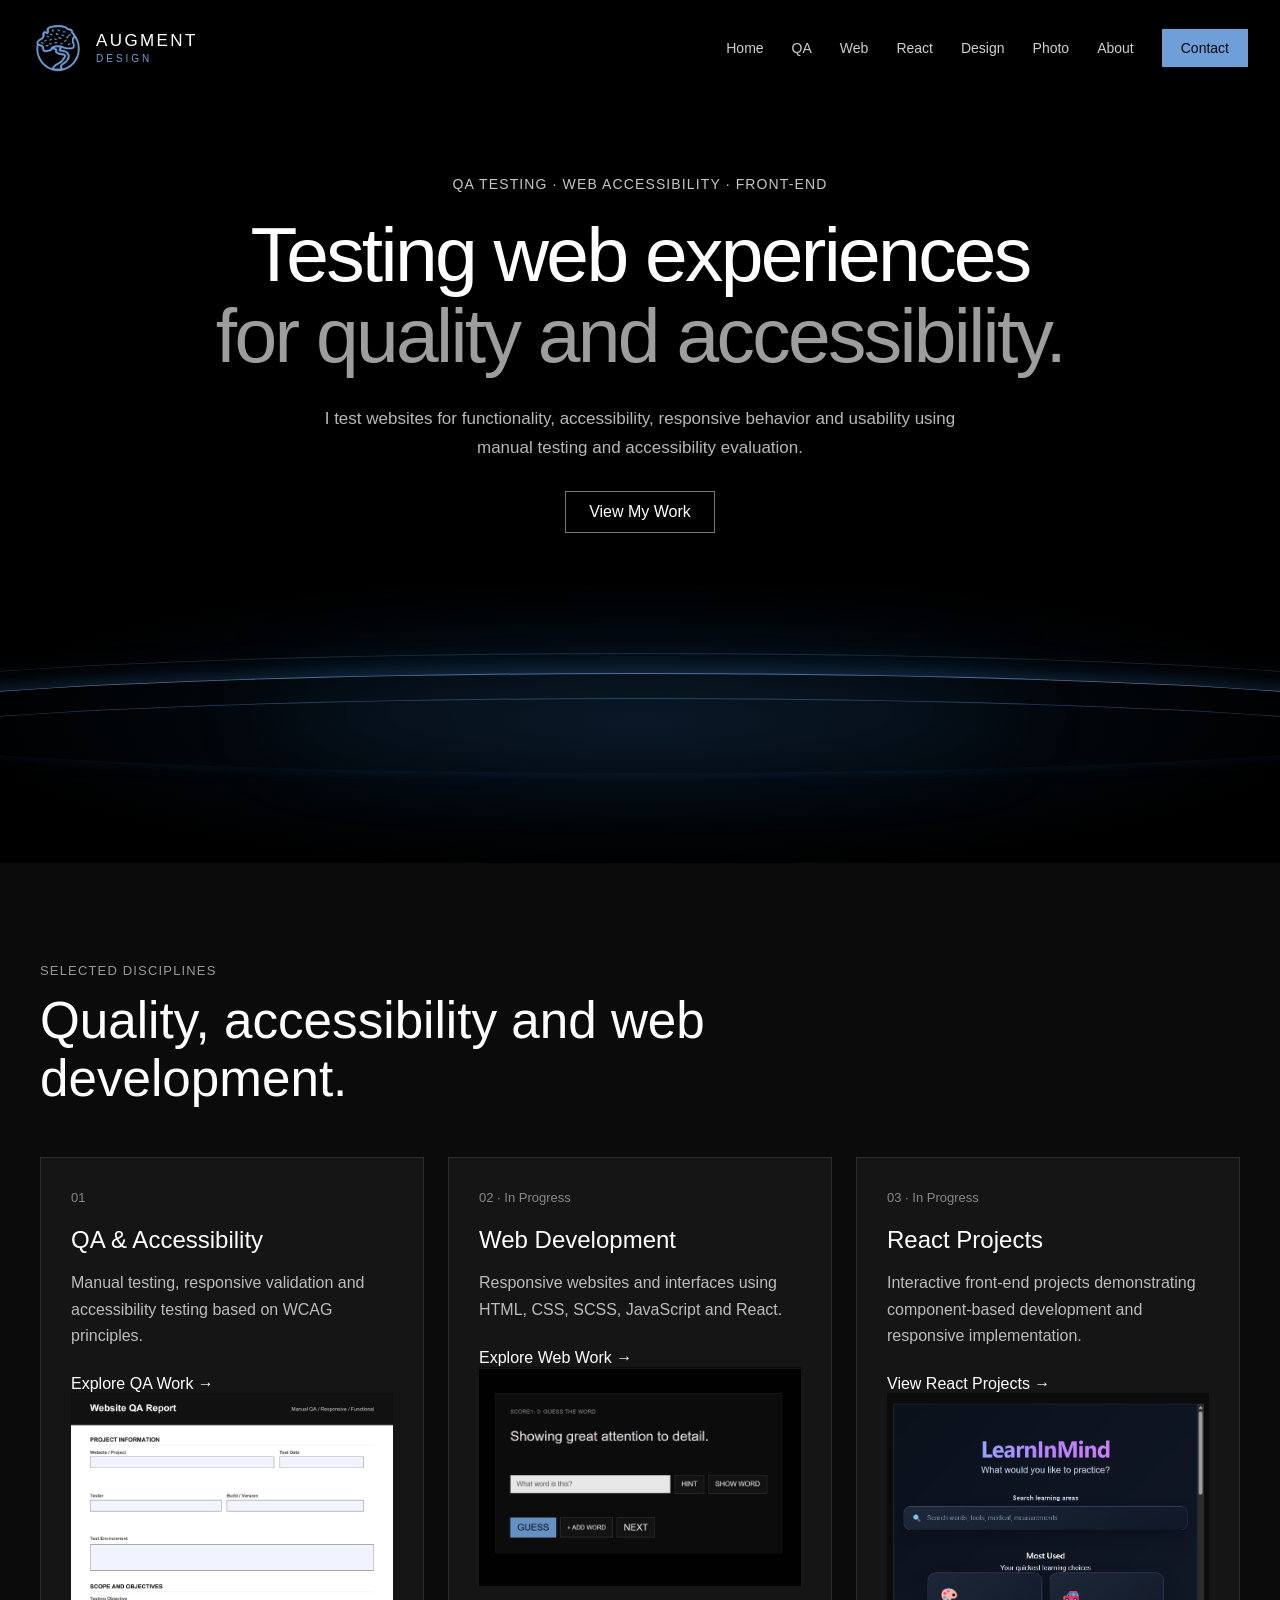
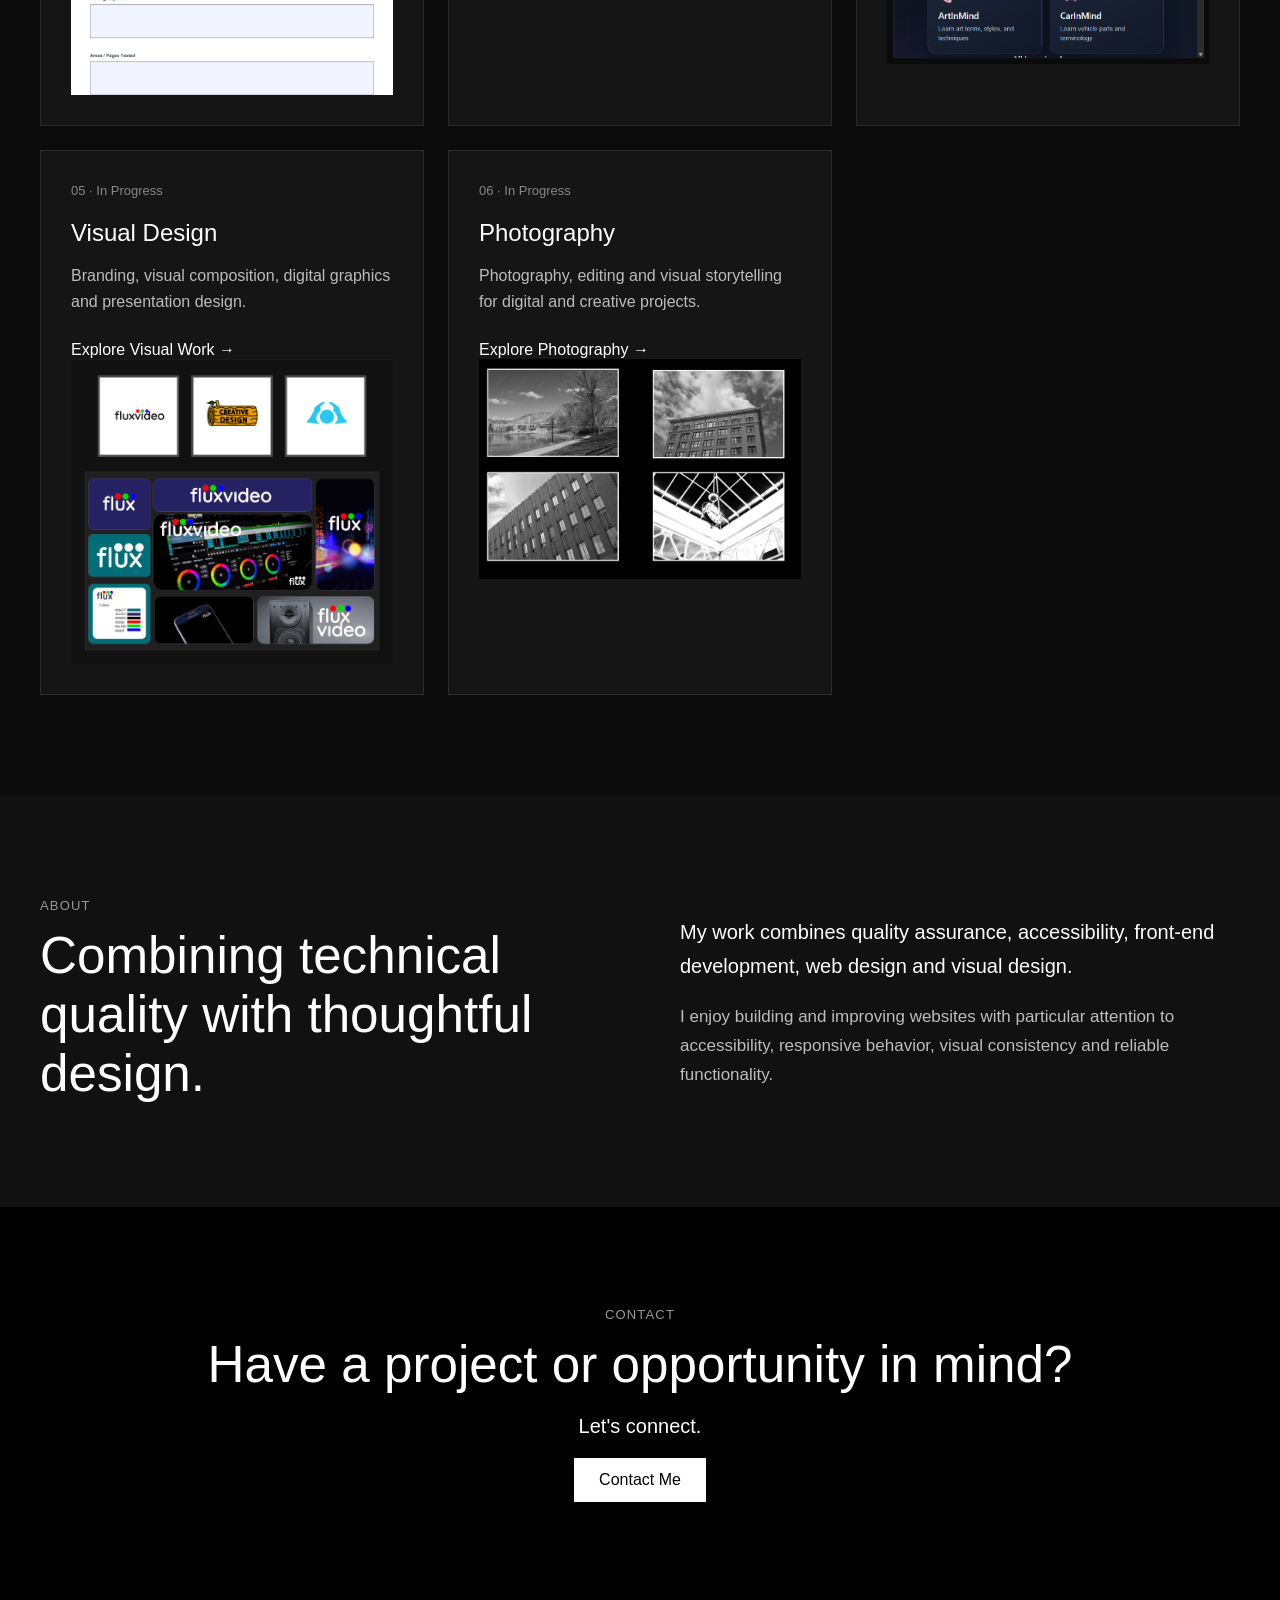
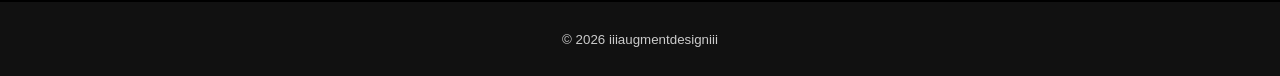
<file: index.html>
<!doctype html>

<html lang="en">

<head>
  <meta charset="utf-8">

  <meta
    name="viewport"
    content="width=device-width, initial-scale=1"
  >

  <title>
    iiiaugmentdesigniii | Web Design, QA & Digital Design
  </title>

  <meta
    name="description"
    content="Portfolio featuring web design, front-end development, QA, accessibility, UX/UI, photography and visual design."
  >

  <link rel="stylesheet" href="/css/style.css?v=2">
  <link rel="stylesheet" href="/css/home.css?v=2">
</head>

<body class="home-page">
<header class="hero">

  <div id="site-header"></div>

  <div class="hero-inner">
    <p class="hero-intro">
  QA TESTING · WEB ACCESSIBILITY · FRONT-END
</p>

<h1 class="hero-title">
  Testing web experiences
  <span>for quality and accessibility.</span>
</h1>

<p class="hero-copy">
  I test websites for functionality, accessibility, responsive behavior
  and usability using manual testing and accessibility evaluation.
</p>

    <a href="#projects" class="hero-button">
      View My Work
    </a>
  </div>

<div class="hero-visual" aria-hidden="true">
  <div class="wave wave-one"></div>
  <div class="wave wave-two"></div>
  <div class="wave wave-three"></div>
  <div class="wave-glow"></div>
</div>

</header>

  <main>

    <section id="projects" class="work-section">

      <div class="content-container">

        <div class="section-heading">

          <p class="section-label">
            Selected disciplines
          </p>

          <h2>
            Quality, accessibility and web development.
          </h2>

        </div>


        <div class="work-grid">

          <article id="qa" class="work-card">

            <span class="work-number">01</span>

            <h3>QA & Accessibility</h3>

            <p>
              Manual testing, responsive validation and accessibility testing
              based on WCAG principles.
            </p>

            <a href="/qa/">
              Explore QA Work →
            </a>

            <div class="work-preview">
            <img src="/images/qa/WebsiteQAReport.png" alt="Preview of QA and accessibility testing work">
            </div>
          </article>


          <article id="web" class="work-card">

            <span class="work-number">
              02 · In Progress
            </span>

            <h3>Web Development</h3>

            <p>
              Responsive websites and interfaces using HTML, CSS, SCSS,
              JavaScript and React.
            </p>

            <a href="/web/">
              Explore Web Work →
            </a>
            
            <div class="work-preview">
            <img src="/images/web/word-game/WebDevelopment.png" alt="Preview of QA and accessibility testing work">
            </div>

          </article>


          <article id="react" class="work-card featured-card">

            <span class="work-number">
              03 · In Progress
            </span>

            <h3>React Projects</h3>

            <p>
              Interactive front-end projects demonstrating component-based
              development and responsive implementation.
            </p>

            <a href="/react/">
              View React Projects →
            </a>

            <div class="work-preview">
            <img src="/images/react/ReactDevelopment.png" alt="Preview of QA and accessibility testing work">
            </div>

          </article>


          <article id="design" class="work-card">

            <span class="work-number">
              05 · In Progress
            </span>

            <h3>Visual Design</h3>

            <p>
              Branding, visual composition, digital graphics and presentation
              design.
            </p>

            <a href="design">
              Explore Visual Work →
            </a>

            <div class="work-preview">
            <img src="/images/design/VisualDesign.png" alt="Preview of QA and accessibility testing work">
            </div>
          </article>


          <article class="work-card">

            <span class="work-number">
              06 · In Progress
            </span>

            <h3>Photography</h3>

            <p>
              Photography, editing and visual storytelling for digital and
              creative projects.
            </p>

            <a href="/photo/">
              Explore Photography →
            </a>

            <div class="work-preview">
            <img src="/images/photos/Photography.png" alt="Preview of QA and accessibility testing work">
            </div>
          </article>

        </div>

      </div>

    </section>


    <section id="about" class="about-section">

      <div class="content-container about-grid">

        <div>

          <p class="section-label">
            About
          </p>

          <h2>
            Combining technical quality with thoughtful design.
          </h2>

        </div>


        <div class="about-copy">

          <p class="lead">
            My work combines quality assurance, accessibility,
            front-end development, web design and visual design.
          </p>

          <p>
            I enjoy building and improving websites with particular
            attention to accessibility, responsive behavior,
            visual consistency and reliable functionality.
          </p>

        </div>

      </div>

    </section>


    <section id="contact" class="contact-section">

      <div class="content-container contact-content">

        <p class="section-label">
          Contact
        </p>

        <h2>
          Have a project or opportunity in mind?
        </h2>

        <p class="lead">
          Let's connect.
        </p>

        <a
          href="mailto:contact@iiiaugmentdesigniii.com"
          class="contact-button"
        >
          Contact Me
        </a>

      </div>

    </section>

  </main>


  <footer class="site-footer">

    <div class="footer-container">

      <small>
        © 2026 iiiaugmentdesigniii
      </small>

    </div>

  </footer>


  <script src="/js/components.js?v=11"></script>

</body>

</html>
</file>
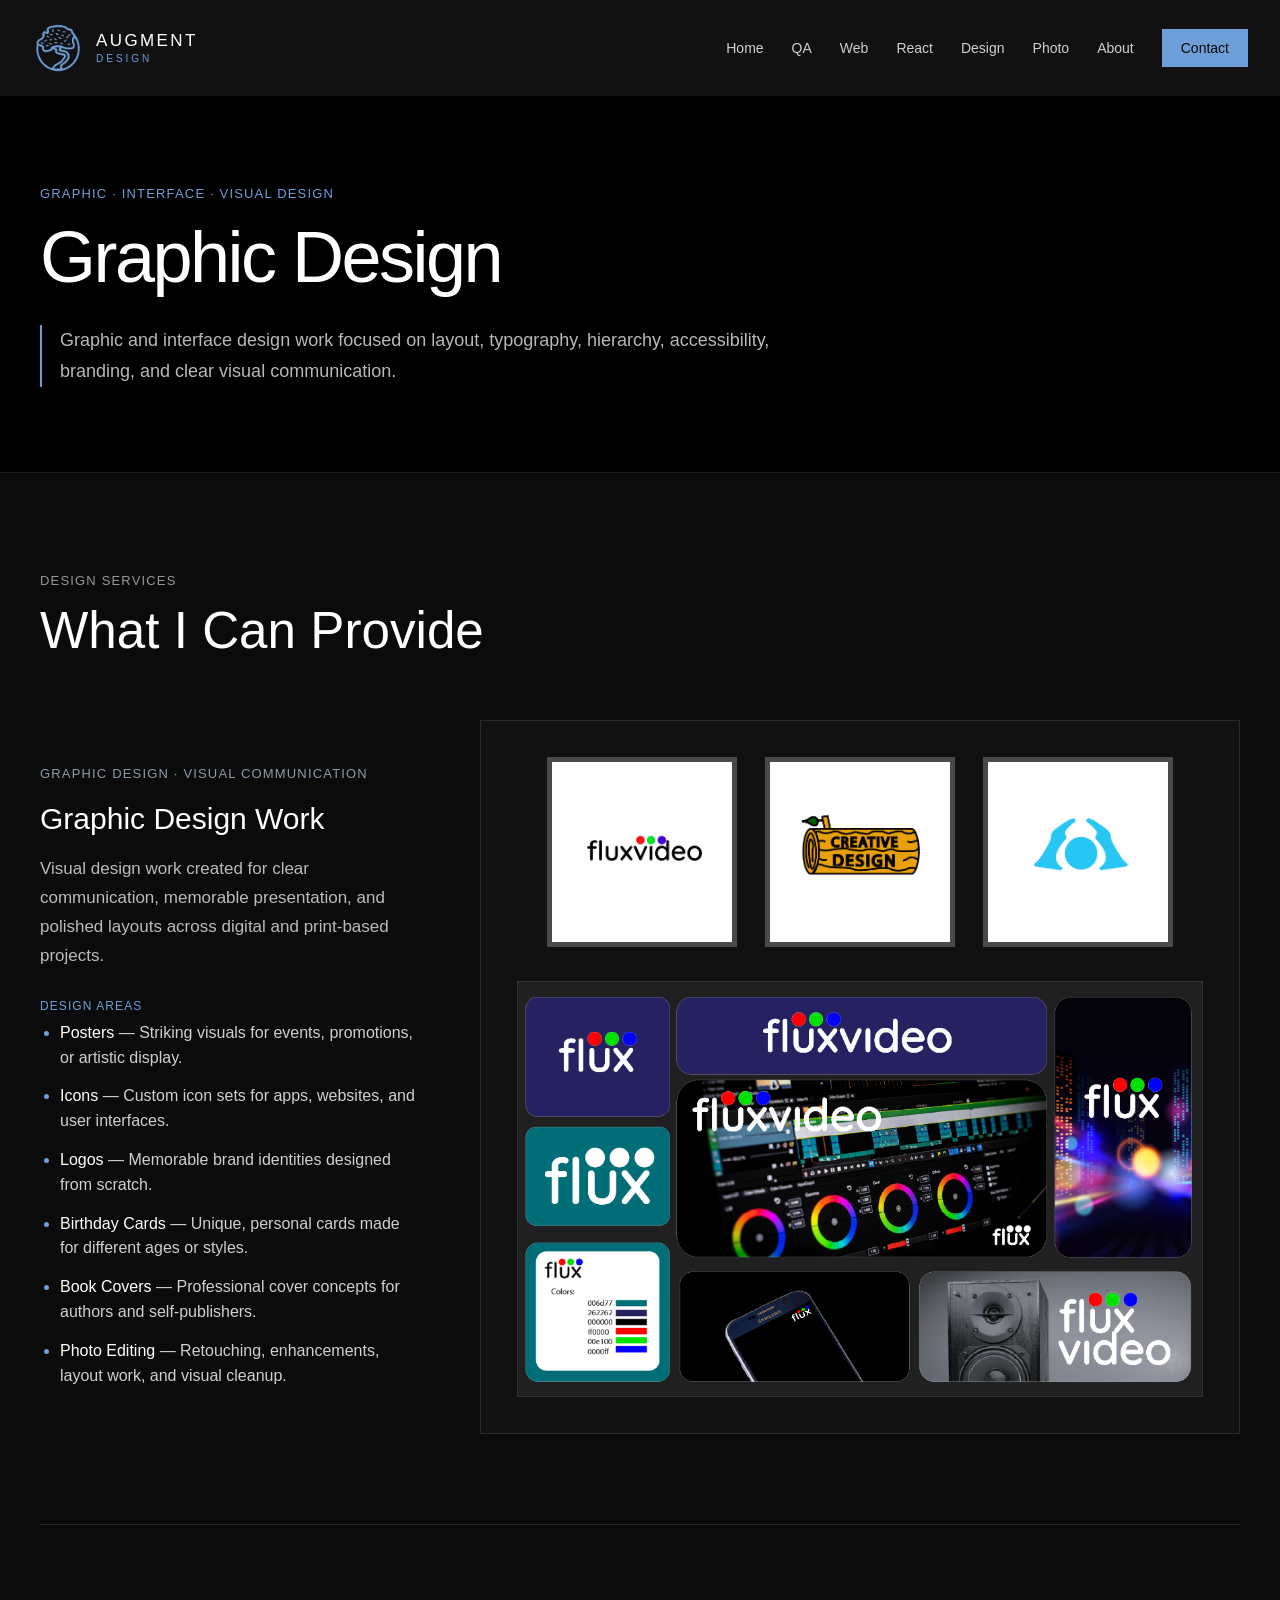
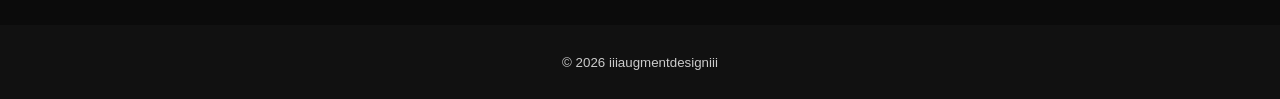
<file: design/index.html>
<!doctype html>

<html lang="en">

<head>
  <meta charset="UTF-8">
  <meta
    name="viewport"
    content="width=device-width, initial-scale=1.0"
  >

  <title>Graphic Design | Augment Design</title>

  <meta
    name="description"
    content="Graphic design work focused on visual hierarchy, typography, layout, branding, icons, posters, cards, book covers, and photo editing."
  >

  <!-- Shared Site CSS -->
  <link
    rel="stylesheet"
    href="/css/style.css?v=8"
  >

  <!-- Design Page CSS -->
  <link
    rel="stylesheet"
    href="/css/design.css?v=2"
  >
</head>

<body class="design-page">
  <!-- =========================
       SHARED HEADER
  ========================== -->
  <div id="site-header"></div>

  <main>
    <!-- =========================
         HERO
    ========================== -->
    <section class="design-hero">
      <div class="design-container">
        <p class="section-label">
          GRAPHIC · INTERFACE · VISUAL DESIGN
        </p>

        <h1>
          Graphic Design
        </h1>

        <p class="design-intro">
          Graphic and interface design work focused on layout, typography,
          hierarchy, accessibility, branding, and clear visual communication.
        </p>
      </div>
    </section>

    <!-- =========================
         DESIGN SERVICES
    ========================== -->
    <section class="design-section">
      <div class="design-container">
        <p class="section-label">
          Design Services
        </p>

        <h2>
          What I Can Provide
        </h2>

        <div class="design-project-list">

          <!-- =========================
               GRAPHIC DESIGN SERVICES
          ========================== -->
          <article class="design-project">
            <div class="design-project-info">
              <p class="project-type">
                GRAPHIC DESIGN · VISUAL COMMUNICATION
              </p>

              <h3>
                Graphic Design Work
              </h3>

              <p class="project-description">
                Visual design work created for clear communication, memorable
                presentation, and polished layouts across digital and print-based
                projects.
              </p>

              <div class="project-tech">
                <span class="project-tech-label">
                  Design Areas
                </span>

                <ul class="design-service-list">
                  <li>
                    <strong>Posters</strong> — Striking visuals for events,
                    promotions, or artistic display.
                  </li>

                  <li>
                    <strong>Icons</strong> — Custom icon sets for apps,
                    websites, and user interfaces.
                  </li>

                  <li>
                    <strong>Logos</strong> — Memorable brand identities designed
                    from scratch.
                  </li>

                  <li>
                    <strong>Birthday Cards</strong> — Unique, personal cards
                    made for different ages or styles.
                  </li>

                  <li>
                    <strong>Book Covers</strong> — Professional cover concepts
                    for authors and self-publishers.
                  </li>

                  <li>
                    <strong>Photo Editing</strong> — Retouching, enhancements,
                    layout work, and visual cleanup.
                  </li>
                </ul>
              </div>
            </div>

            <div
              class="design-logo-showcase"
              aria-label="Examples of graphic design logo work"
            >
              <div class="design-logo-row">
                <figure class="design-logo-card">
                  <img
                    src="/images/design/logoflux.png"
                    alt="Fluxvideo logo design"
                  >
                </figure>

                <figure class="design-logo-card">
                  <img
                    src="/images/design/logolog.png"
                    alt="Creative Design logo"
                  >
                </figure>

                <figure class="design-logo-card">
                  <img
                    src="/images/design/logopacificcalm.png"
                    alt="Pacific Calm icon design"
                  >
                </figure>
              </div>

              <figure class="design-feature-image">
                <img
                  src="/images/design/logofluxlarge.png"
                  alt="Fluxvideo brand presentation board"
                >
              </figure>
            </div>
          </article>

        </div>
      </div>
    </section>
  </main>

  <!-- =========================
       SHARED FOOTER
  ========================== -->
  <div id="site-footer"></div>

  <!-- =========================
       SHARED JAVASCRIPT
  ========================== -->
  <script src="/js/components.js?v=13"></script>
</body>

</html>
</file>
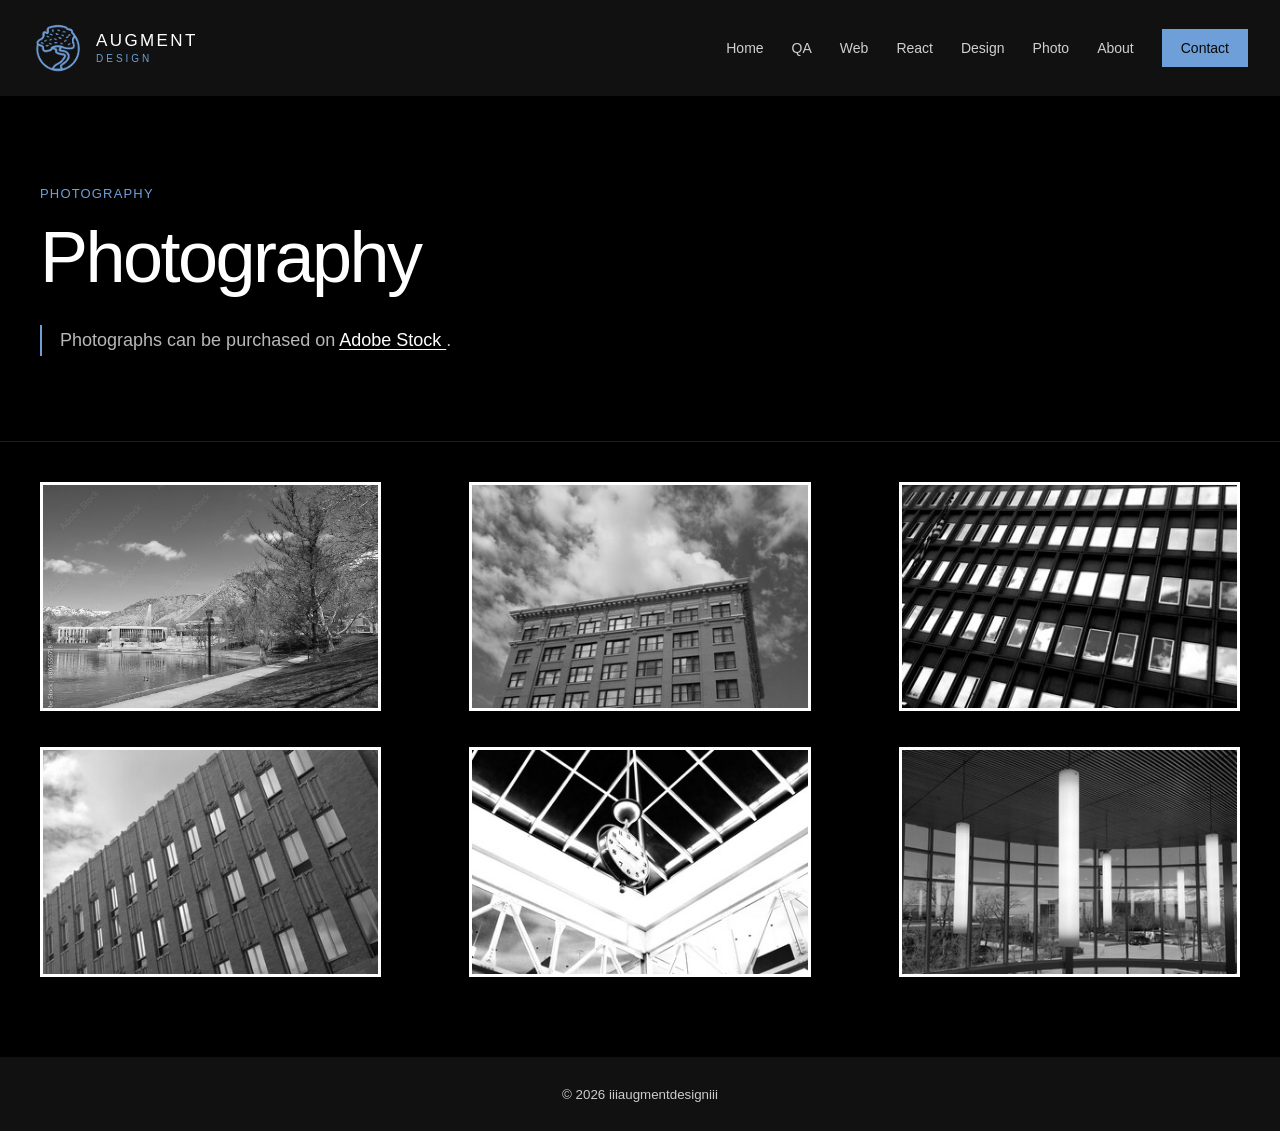
<file: photo/index.html>
<!doctype html>
<html lang="en">

<head>
  <meta charset="UTF-8">
  <meta name="viewport" content="width=device-width, initial-scale=1.0">

  <title>Photography | Augment Design</title>

  <meta
    name="description"
    content="Photography portfolio featuring selected images available through Adobe Stock."
  >

  <!-- Shared Site CSS -->
  <link rel="stylesheet" href="/css/style.css?v=6">

  <!-- Photography Page CSS -->
  <link rel="stylesheet" href="/css/photo.css?v=1">
</head>

<body class="photo-page">

  <!-- Shared Header -->
  <div id="site-header"></div>

  <main>

    <!-- =========================
         HERO
    ========================== -->

    <section class="photo-hero">

      <div class="photo-container">

        <p class="section-label">
          PHOTOGRAPHY
        </p>

        <h1>
          Photography
        </h1>

        <p class="photo-intro">
  Photographs can be purchased on
  <a
    href="https://stock.adobe.com/contributor/212043183/augment?load_type=author&prev_url=detail&asset_id=805550718"
    target="_blank"
    rel="noopener"
  >
    Adobe Stock
  </a>.
</p>

      </div>

    </section>


    <!-- =========================
         PHOTO GRID
    ========================== -->

    <section class="photo-section">

      <div class="photo-container">

        <div class="photo-grid">

          <!-- PHOTO 1 -->

          <a
            class="photo-item"
            href="/images/photos/pic1.jpg"
            target="_blank"
            rel="noopener"
            aria-label="View photograph 1 on Adobe Stock"
          >
            <img
              src="/images/photos/pic1.jpg"
              alt="Description of photograph 1"
            >
          </a>


          <!-- PHOTO 2 -->

          <a
            class="photo-item"
            href="/images/photos/pic2.jpg"
            target="_blank"
            rel="noopener"
            aria-label="View photograph 2 on Adobe Stock"
          >
            <img
              src="/images/photos/pic2.jpg"
              alt="Description of photograph 2"
            >
          </a>


          <!-- PHOTO 3 -->

          <a
            class="photo-item"
            href="/images/photos/pic3.jpg"
            target="_blank"
            rel="noopener"
            aria-label="View photograph 3 on Adobe Stock"
          >
            <img
              src="/images/photos/pic3.jpg"
              alt="Description of photograph 3"
            >
          </a>


          <!-- PHOTO 4 -->

          <a
            class="photo-item"
            href="/images/photos/pic4.jpg"
            target="_blank"
            rel="noopener"
            aria-label="View photograph 4 on Adobe Stock"
          >
            <img
              src="/images/photos/pic4.jpg"
              alt="Description of photograph 4"
            >
          </a>


          <!-- PHOTO 5 -->

          <a
            class="photo-item"
            href="/images/photos/pic5.jpg"
            target="_blank"
            rel="noopener"
            aria-label="View photograph 5 on Adobe Stock"
          >
            <img
              src="/images/photos/pic5.jpg"
              alt="Description of photograph 5"
            >
          </a>


          <!-- PHOTO 6 -->

          <a
            class="photo-item"
            href="images/photos/pic6.jpg"
            target="_blank"
            rel="noopener"
            aria-label="View photograph 6 on Adobe Stock"
          >
            <img
              src="/images/photos/pic6.jpg"
              alt="Description of photograph 6"
            >
          </a>

        </div>

      </div>

    </section>

  </main>


  <!-- Shared Footer -->
  <div id="site-footer"></div>


  <!-- Shared Components -->
  <script src="/js/components.js?v=6"></script>

</body>

</html>
</file>
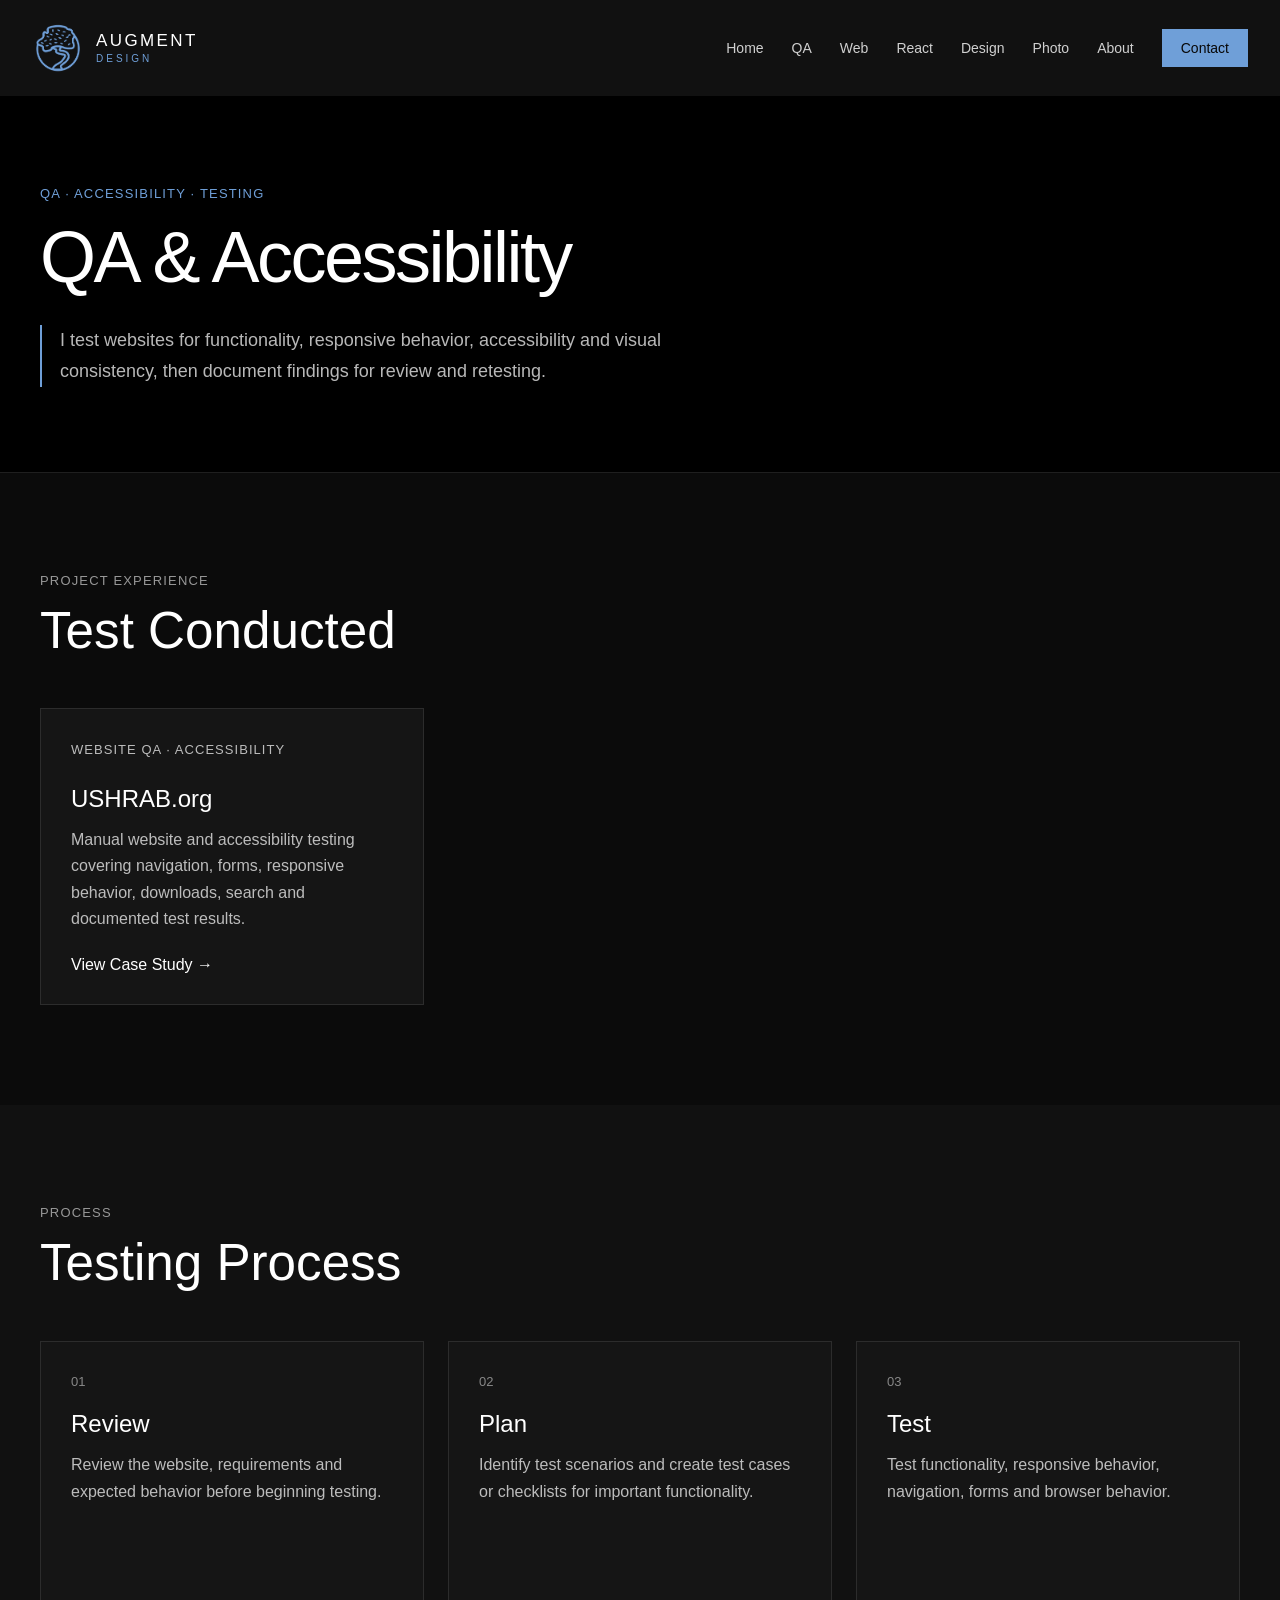
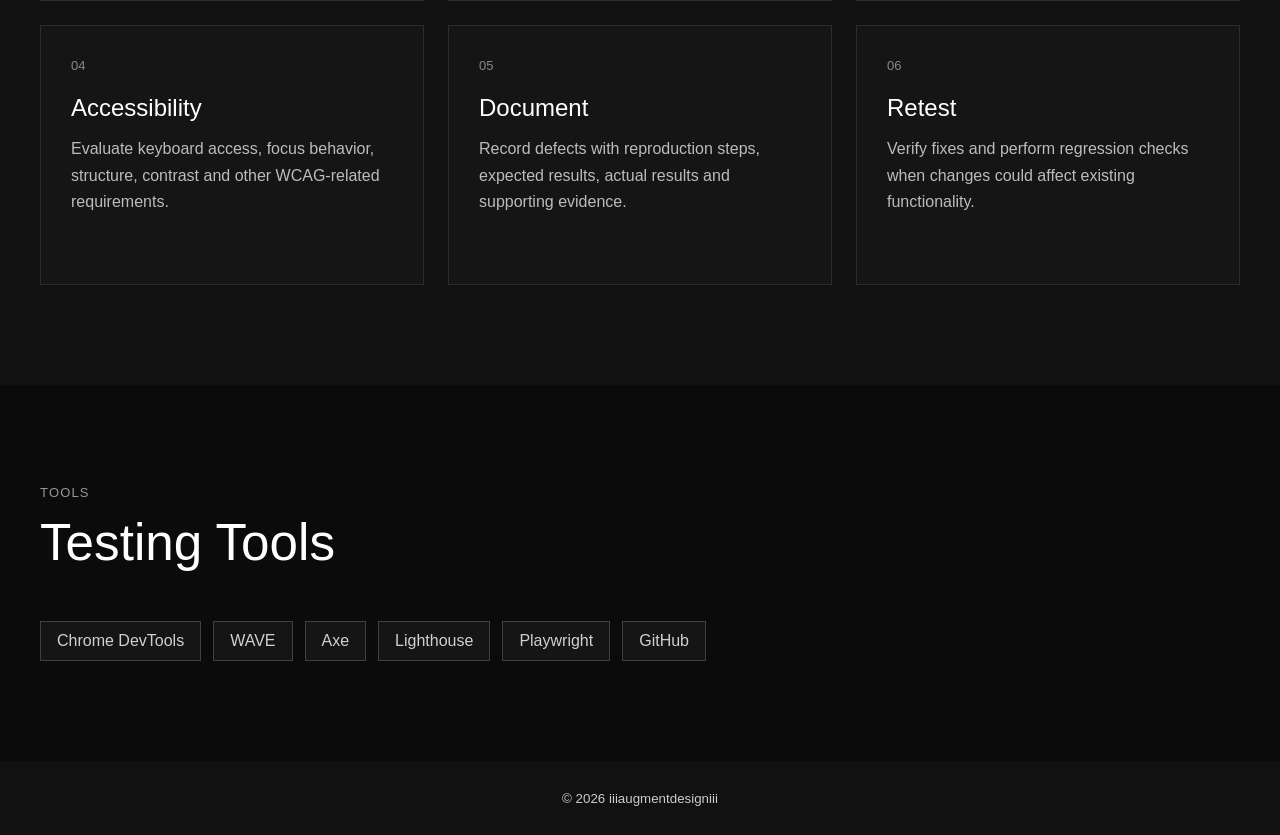
<file: qa/index.html>
<!doctype html>
<html lang="en">

<head>
  <meta charset="UTF-8">
  <meta name="viewport" content="width=device-width, initial-scale=1.0">

  <title>QA & Accessibility | Augment Design</title>

  <meta
    name="description"
    content="QA and accessibility portfolio featuring manual testing, responsive testing, accessibility evaluation and test documentation."
  >

  <!-- Shared Site CSS -->
  <link rel="stylesheet" href="/css/style.css?v=6">

  <!-- QA Page CSS -->
  <link rel="stylesheet" href="/css/qa.css?v=7">
</head>

<body class="qa-page">

  <!-- Shared Header -->
  <div id="site-header"></div>


  <main>

    <!-- =========================
         HERO
    ========================== -->

    <section class="qa-hero">
  <div class="qa-container">

    <p class="section-label">
      QA · ACCESSIBILITY · TESTING
    </p>

    <h1>
      QA & Accessibility
    </h1>

    <p class="qa-intro">
      I test websites for functionality, responsive behavior,
      accessibility and visual consistency, then document findings
      for review and retesting.
    </p>

  </div>
</section>

    <!-- =========================
         TESTS CONDUCTED
    ========================== -->

    <section class="qa-section qa-projects">

      <div class="qa-container">

        <p class="section-label">
          Project Experience
        </p>

        <h2>
          Test Conducted
        </h2>

        <div class="project-grid">


          <!-- USHRAB PROJECT -->

          <article class="qa-project-card">

            <p class="project-type">
              WEBSITE QA · ACCESSIBILITY
            </p>

            <h3>
              USHRAB.org
            </h3>

            <p>
              Manual website and accessibility testing covering
              navigation, forms, responsive behavior, downloads,
              search and documented test results.
            </p>

            <a href="/qa/test1-ushrab/">
              View Case Study →
            </a>

          </article>


          <!-- ADD FUTURE PROJECTS HERE

          <article class="qa-project-card">

            <p class="project-type">
              WEBSITE QA
            </p>

            <h3>
              Project Name
            </h3>

            <p>
              Short summary of the testing performed for this project.
            </p>

            <a href="/qa/project-folder/">
              View Case Study →
            </a>

          </article>

          -->


        </div>

      </div>

    </section>

    <!-- =========================
         TESTING PROCESS
    ========================== -->

    <section class="qa-section">

      <div class="qa-container">

        <p class="section-label">
          Process
        </p>

        <h2>
          Testing Process
        </h2>

        <div class="process-grid">


          <article class="process-card">

            <span>01</span>

            <h3>
              Review
            </h3>

            <p>
              Review the website, requirements and expected behavior
              before beginning testing.
            </p>

          </article>


          <article class="process-card">

            <span>02</span>

            <h3>
              Plan
            </h3>

            <p>
              Identify test scenarios and create test cases or
              checklists for important functionality.
            </p>

          </article>


          <article class="process-card">

            <span>03</span>

            <h3>
              Test
            </h3>

            <p>
              Test functionality, responsive behavior, navigation,
              forms and browser behavior.
            </p>

          </article>


          <article class="process-card">

            <span>04</span>

            <h3>
              Accessibility
            </h3>

            <p>
              Evaluate keyboard access, focus behavior, structure,
              contrast and other WCAG-related requirements.
            </p>

          </article>


          <article class="process-card">

            <span>05</span>

            <h3>
              Document
            </h3>

            <p>
              Record defects with reproduction steps, expected results,
              actual results and supporting evidence.
            </p>

          </article>


          <article class="process-card">

            <span>06</span>

            <h3>
              Retest
            </h3>

            <p>
              Verify fixes and perform regression checks when changes
              could affect existing functionality.
            </p>

          </article>

        </div>

      </div>

    </section>





    <!-- =========================
         TESTING TOOLS
    ========================== -->

    <section class="qa-section tools-section">

      <div class="qa-container">

        <p class="section-label">
          Tools
        </p>

        <h2>
          Testing Tools
        </h2>

        <div class="tool-list">

          <span>Chrome DevTools</span>

          <span>WAVE</span>

          <span>Axe</span>

          <span>Lighthouse</span>

          <span>Playwright</span>

          <span>GitHub</span>

        </div>

      </div>

    </section>

  </main>


  <!-- Shared Footer -->
  <div id="site-footer"></div>


  <!-- Shared Components -->
  <script src="/js/components.js?v=9"></script>

</body>

</html>
</file>
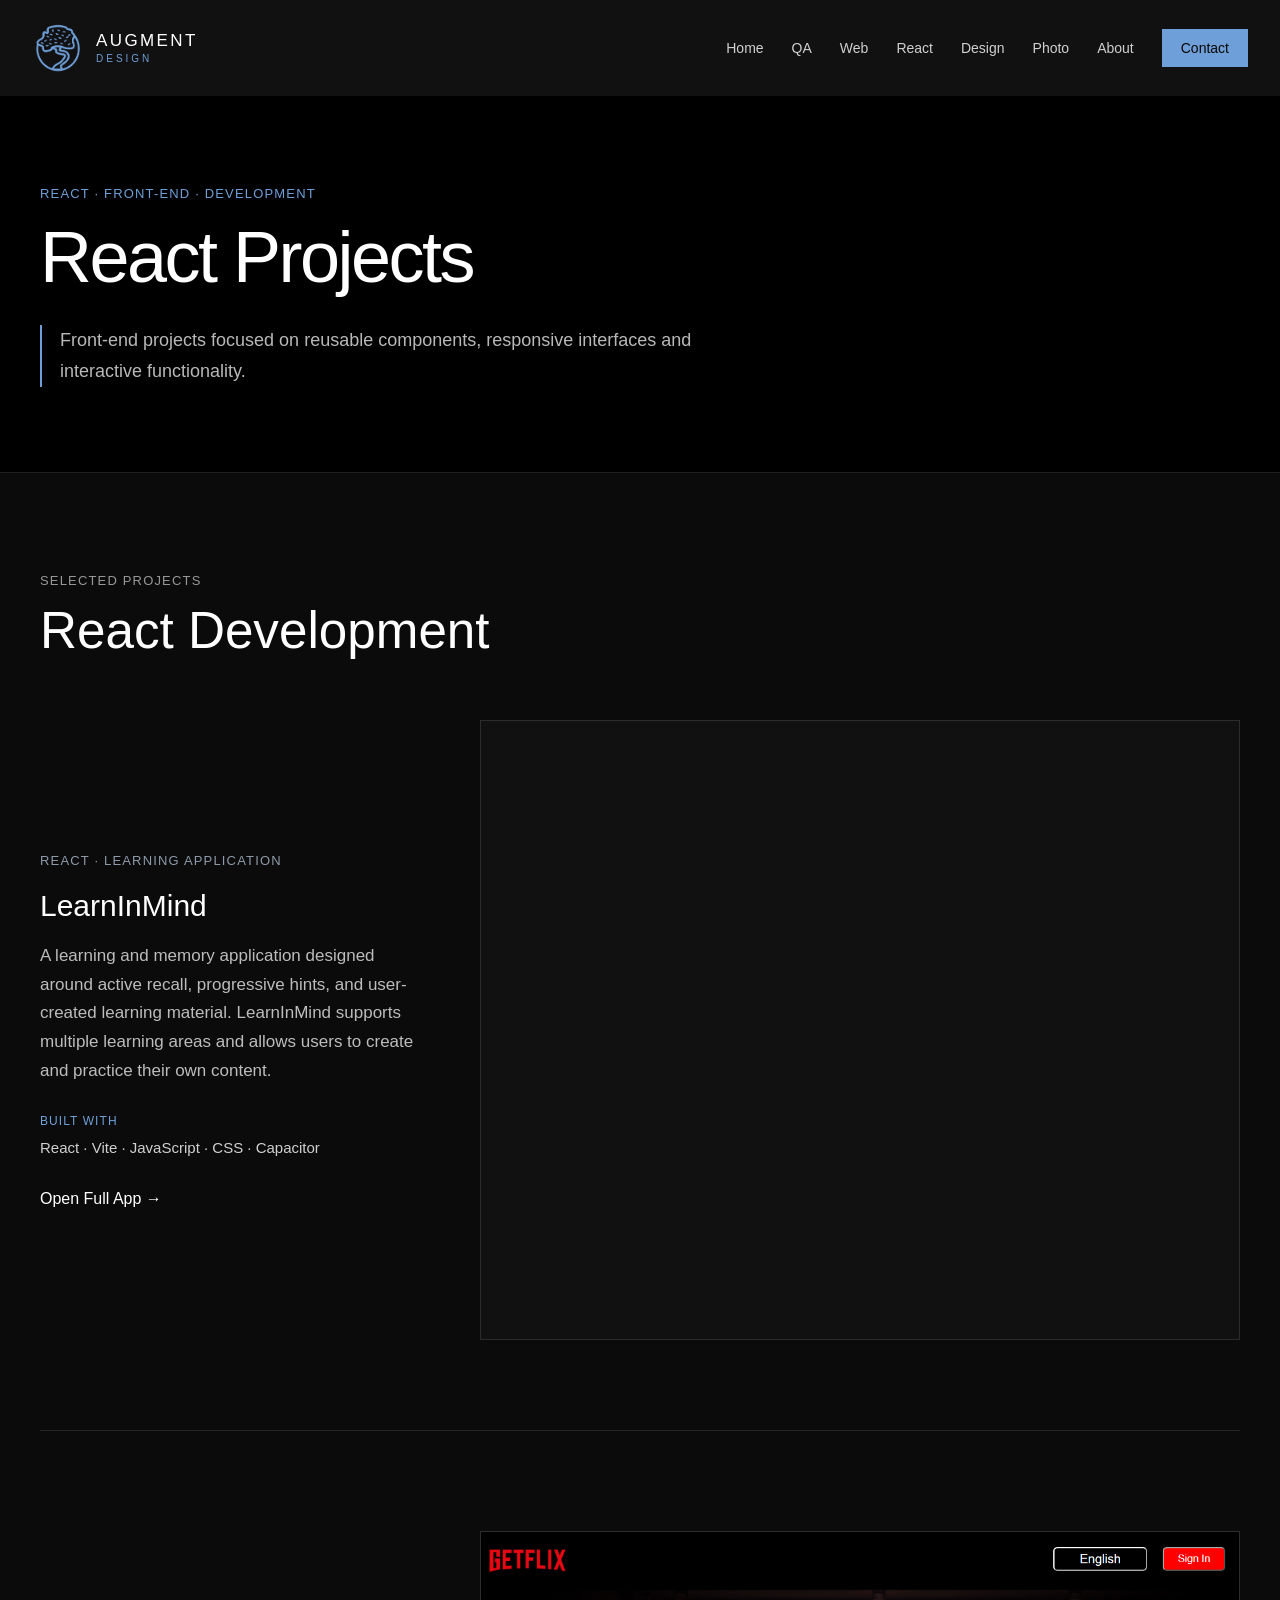
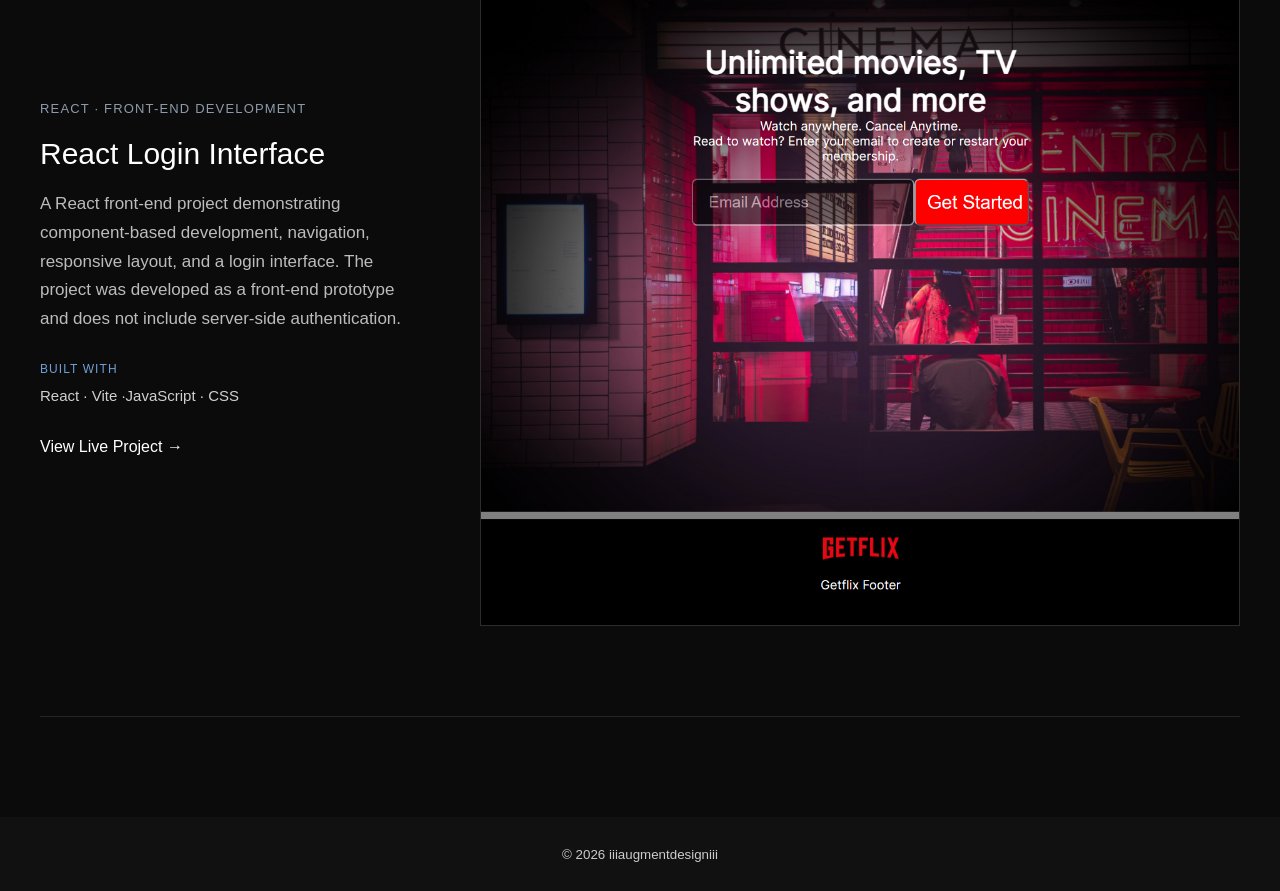
<file: react/index.html>
<!doctype html>

<html lang="en">

<head>

  <meta charset="UTF-8">

  <meta
    name="viewport"
    content="width=device-width, initial-scale=1.0"
  >

  <title>React Projects | Augment Design</title>

  <meta
    name="description"
    content="React portfolio projects featuring component-based front-end development, responsive interfaces and interactive web applications."
  >

  <!-- Shared Site CSS -->
  <link
    rel="stylesheet"
    href="/css/style.css?v=7"
  >

  <!-- React Page CSS -->
  <link
    rel="stylesheet"
    href="/css/react.css?v=3"
  >

</head>


<body class="react-page">

  <!-- =========================
       SHARED HEADER
  ========================== -->

  <div id="site-header"></div>


  <main>

    <!-- =========================
         HERO
    ========================== -->

    <section class="react-hero">

      <div class="react-container">

        <p class="section-label">
          REACT · FRONT-END · DEVELOPMENT
        </p>

        <h1>
          React Projects
        </h1>

        <p class="react-intro">
          Front-end projects focused on reusable components,
          responsive interfaces and interactive functionality.
        </p>

      </div>

    </section>


    <!-- =========================
         PROJECTS
    ========================== -->

    <section class="react-section">

      <div class="react-container">

        <p class="section-label">
          Selected Projects
        </p>

        <h2>
          React Development
        </h2>


        <div class="react-project-list">

        <!-- =========================
     Project 2 LEARNINMIND
========================== -->

<article class="react-project">

  <div class="react-project-info">

    <p class="project-type">
      REACT · LEARNING APPLICATION
    </p>

    <h3>
      LearnInMind
    </h3>

    <p class="project-description">
      A learning and memory application designed around
      active recall, progressive hints, and user-created
      learning material. LearnInMind supports multiple
      learning areas and allows users to create and
      practice their own content.
    </p>

    <div class="project-tech">

      <span class="project-tech-label">
        Built With
      </span>

      <p>
        React · Vite · JavaScript · CSS · Capacitor
      </p>

    </div>

    <div class="project-links">

      <a
        href="https://learninmind.pages.dev/"
        target="_blank"
        rel="noopener noreferrer"
      >
        Open Full App →
      </a>

    </div>

  </div>


 <div class="react-project-preview learninmind-preview">

  <iframe
    src="https://learninmind.pages.dev/"
    title="Interactive LearnInMind application"
    loading="lazy"
  ></iframe>

</div>
</article>
          <!-- =========================
               PROJECT 1
          ========================== -->

          <article class="react-project">

            <!-- Project information -->

            <div class="react-project-info">

              <p class="project-type">
                REACT · FRONT-END DEVELOPMENT
              </p>

              <h3>
                React Login Interface
              </h3>

              <p class="project-description">
                A React front-end project demonstrating component-based development, navigation, responsive layout, and a login interface. The project was developed as a front-end prototype and does not include server-side authentication.
              </p>


              <div class="project-tech">

                <span class="project-tech-label">
                  Built With
                </span>

                <p>
                  React · Vite ·JavaScript · CSS
                </p>

              </div>


              <div class="project-links">

                <a
                  href="https://web3350finalv3.netlify.app/"
                  target="_blank"
                  rel="noopener noreferrer"
                >
                  View Live Project →
                </a>

                <!--
                Add your GitHub repository later if desired:

                <a
                  href="YOUR-GITHUB-REPOSITORY-URL"
                  target="_blank"
                  rel="noopener noreferrer"
                >
                  View Code →
                </a>
                -->

              </div>

            </div>


            <!-- Project screenshot -->

            <a
              class="react-project-preview"
              href="https://web3350finalv3.netlify.app/"
              target="_blank"
              rel="noopener noreferrer"
              aria-label="Open Project Name live website"
            >

              <img
                src="/images/react/getflixonnetlify.png"
                alt="Screenshot of Project Name React application"
              >

            </a>

          </article>



          <!-- =========================
               PROJECT 2
               Keep commented until ready
          ========================== -->

          <!--

          <article class="react-project">

            <div class="react-project-info">

              <p class="project-type">
                REACT · FRONT-END DEVELOPMENT
              </p>

              <h3>
                Second Project
              </h3>

              <p class="project-description">
                Brief description of the second React project,
                its purpose and the functionality implemented.
              </p>


              <div class="project-tech">

                <span class="project-tech-label">
                  Built With
                </span>

                <p>
                  React · JavaScript · CSS
                </p>

              </div>


              <div class="project-links">

                <a
                  href="SECOND-PROJECT-URL"
                  target="_blank"
                  rel="noopener noreferrer"
                >
                  View Live Project →
                </a>

              </div>

            </div>


            <a
              class="react-project-preview"
              href="SECOND-PROJECT-URL"
              target="_blank"
              rel="noopener noreferrer"
              aria-label="Open Second Project live website"
            >

              <img
                src="/images/react/project2.jpg"
                alt="Screenshot of Second Project React application"
              >

            </a>

          </article>

          -->


        </div>

      </div>

    </section>

  </main>


  <!-- =========================
       SHARED FOOTER
  ========================== -->

  <div id="site-footer"></div>


  <!-- =========================
       SHARED JAVASCRIPT
  ========================== -->

  <script src="/js/components.js?v=13"></script>

</body>

</html>
</file>
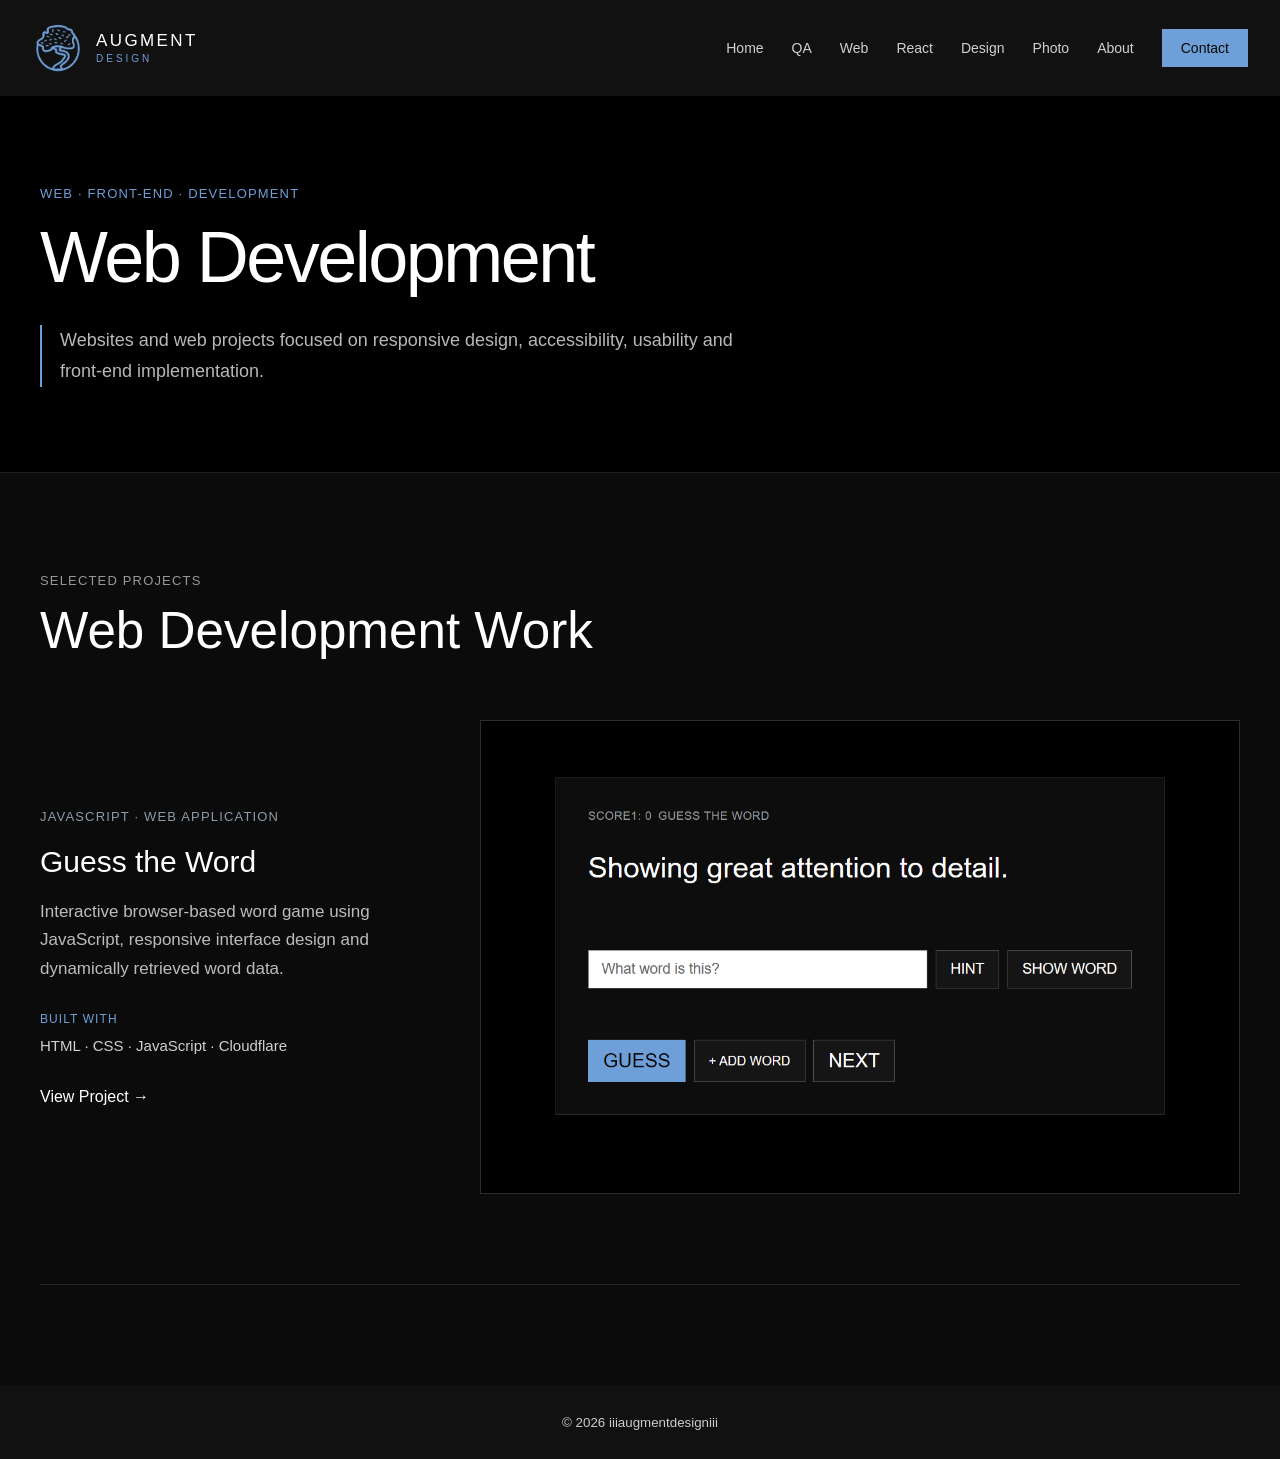
<file: web/index.html>
<!doctype html>

<html lang="en">

<head>
  <meta charset="UTF-8">
  <meta
    name="viewport"
    content="width=device-width, initial-scale=1.0"
  >
  <title>Web Development | Augment Design</title>
  <meta
    name="description"
    content="Web development portfolio featuring responsive websites, front-end projects, accessibility-focused interfaces and JavaScript-based work."
  >

  <!-- Shared Site CSS -->
  <link
    rel="stylesheet"
    href="/css/style.css?v=7"
  >

  <!-- Web Page CSS -->
  <link
    rel="stylesheet"
    href="/css/web.css?v=1"
  >
</head>

<body class="web-page">
  <!-- =========================
       SHARED HEADER
  ========================== -->
  <div id="site-header"></div>

  <main>
    <!-- =========================
         HERO
    ========================== -->
    <section class="web-hero">
      <div class="web-container">
        <p class="section-label">
          WEB · FRONT-END · DEVELOPMENT
        </p>
        <h1>
          Web Development
        </h1>
        <p class="web-intro">
          Websites and web projects focused on responsive design,
          accessibility, usability and front-end implementation.
        </p>
      </div>
    </section>

    <!-- =========================
         SELECTED PROJECTS
    ========================== -->
    <section class="web-section">
      <div class="web-container">
        <p class="section-label">
          Selected Projects
        </p>
        <h2>
          Web Development Work
        </h2>

        <div class="web-project-list">

          <!-- =========================
               PROJECT 1
          ========================== -->
          <article class="web-project">
            <div class="web-project-info">
              <p class="project-type">
                JAVASCRIPT · WEB APPLICATION
              </p>
              <h3>
                Guess the Word
              </h3>
              <p class="project-description">
                Interactive browser-based word game using JavaScript,
                responsive interface design and dynamically retrieved
                word data.
              </p>

              <div class="project-tech">
                <span class="project-tech-label">
                  Built With
                </span>
                <p>
                  HTML · CSS · JavaScript · Cloudflare
                </p>
              </div>

              <div class="project-links">
                <a href="/projects/word-game/">
                  View Project →
                </a>
              </div>
            </div>

            <a
              class="web-project-preview"
              href="/projects/word-game/"
              aria-label="Open Guess the Word web application"
            >
              <img
                src="/images/web/word-game/word-game.png"
                alt="Screenshot of the Guess the Word web application"
              >
            </a>
          </article>

          <!-- =========================
               PROJECT 2
               KEEP COMMENTED UNTIL READY
          ========================== -->
          <!--
          <article class="web-project">
            <div class="web-project-info">
              <p class="project-type">
                WORDPRESS · FRONT-END
              </p>
              <h3>
                Project Name
              </h3>
              <p class="project-description">
                Brief description of the website, your role,
                and what you implemented or improved.
              </p>

              <div class="project-tech">
                <span class="project-tech-label">
                  Built With
                </span>
                <p>
                  WordPress · CSS · Accessibility Testing
                </p>
              </div>

              <div class="project-links">
                <a
                  href="#"
                  target="_blank"
                  rel="noopener noreferrer"
                >
                  View Project →
                </a>
              </div>
            </div>

            <a
              class="web-project-preview"
              href="#"
              aria-label="Open Project Name website"
            >
              <img
                src="/images/web/project3.jpg"
                alt="Screenshot of Project Name"
              >
            </a>
          </article>
          -->

        </div>
      </div>
    </section>
  </main>

  <!-- =========================
       SHARED FOOTER
  ========================== -->
  <div id="site-footer"></div>

  <!-- =========================
       SHARED JAVASCRIPT
  ========================== -->
  <script src="/js/components.js?v=13"></script>
</body>

</html>
</file>
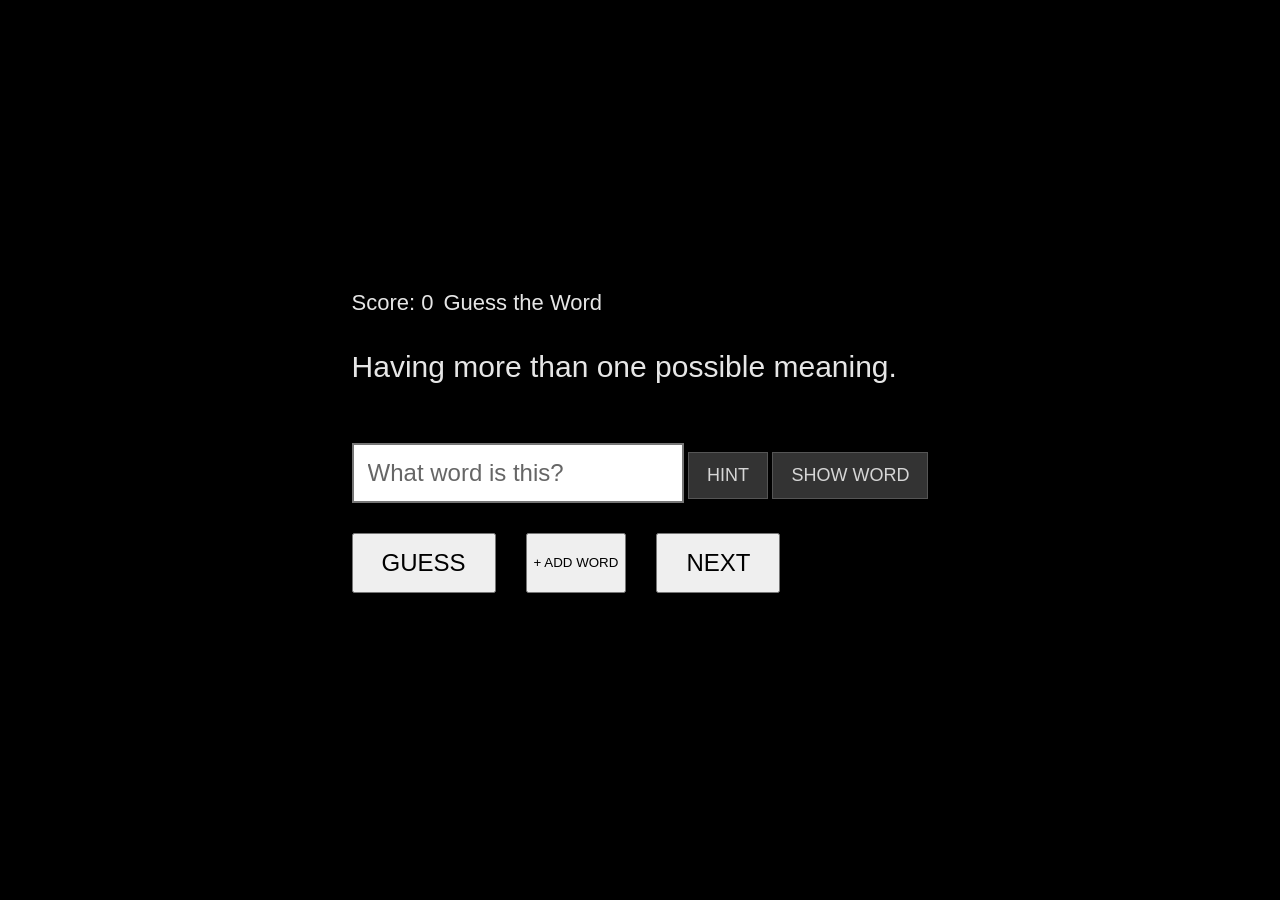
<file: word-game/index.html>
<!DOCTYPE html>
<html lang="en">

<head>
  <meta charset="UTF-8">
  <meta name="viewport" content="width=device-width, initial-scale=1.0">
  <title>Guess the Word</title>
  <link rel="stylesheet" href="style.css">
</head>

<body>

  <div class="game">

    <div class="top-bar">
      <span>Score: <span id="score">0</span></span>
      <span>Guess the Word</span>
    </div>

    <div class="word-card">

      <p id="definition">
        Definition goes here
      </p>

    </div>

    <!-- Correct / Try Again -->
    <p id="result"></p>

    <!-- Input, Hint and Show Word -->
    <div class="answer-row">

      <input
        type="text"
        id="guessInput"
        placeholder="What word is this?"
        autocomplete="off"
      >

      <button id="hintButton">HINT</button>

      <button id="showButton">SHOW WORD</button>

    </div>

    <!-- Hint appears here -->
    <p id="hintText"></p>

    <!-- Guess and Next -->
    <div class="buttons">

      <button id="guessButton">GUESS</button>
        <button id="addWordButton">+ ADD WORD</button>
      <button id="nextButton">NEXT</button>

      

    </div>
    <div id="addWordForm" class="add-word-form">

  <h2>Add New Word</h2>

  <input
    type="text"
    id="newWord"
    placeholder="Word"
  >

  <input
    type="text"
    id="newDefinition"
    placeholder="Definition"
  >

  <input
    type="text"
    id="newHints"
    placeholder="Hints: memory, past, sentimental"
  >

  <div>
    <button id="saveWordButton">SAVE</button>
    <button id="cancelWordButton">CANCEL</button>
  </div>

</div>
    <br>
    

  </div>

  <script src="game.js"></script>

</body>

</html>
</file>
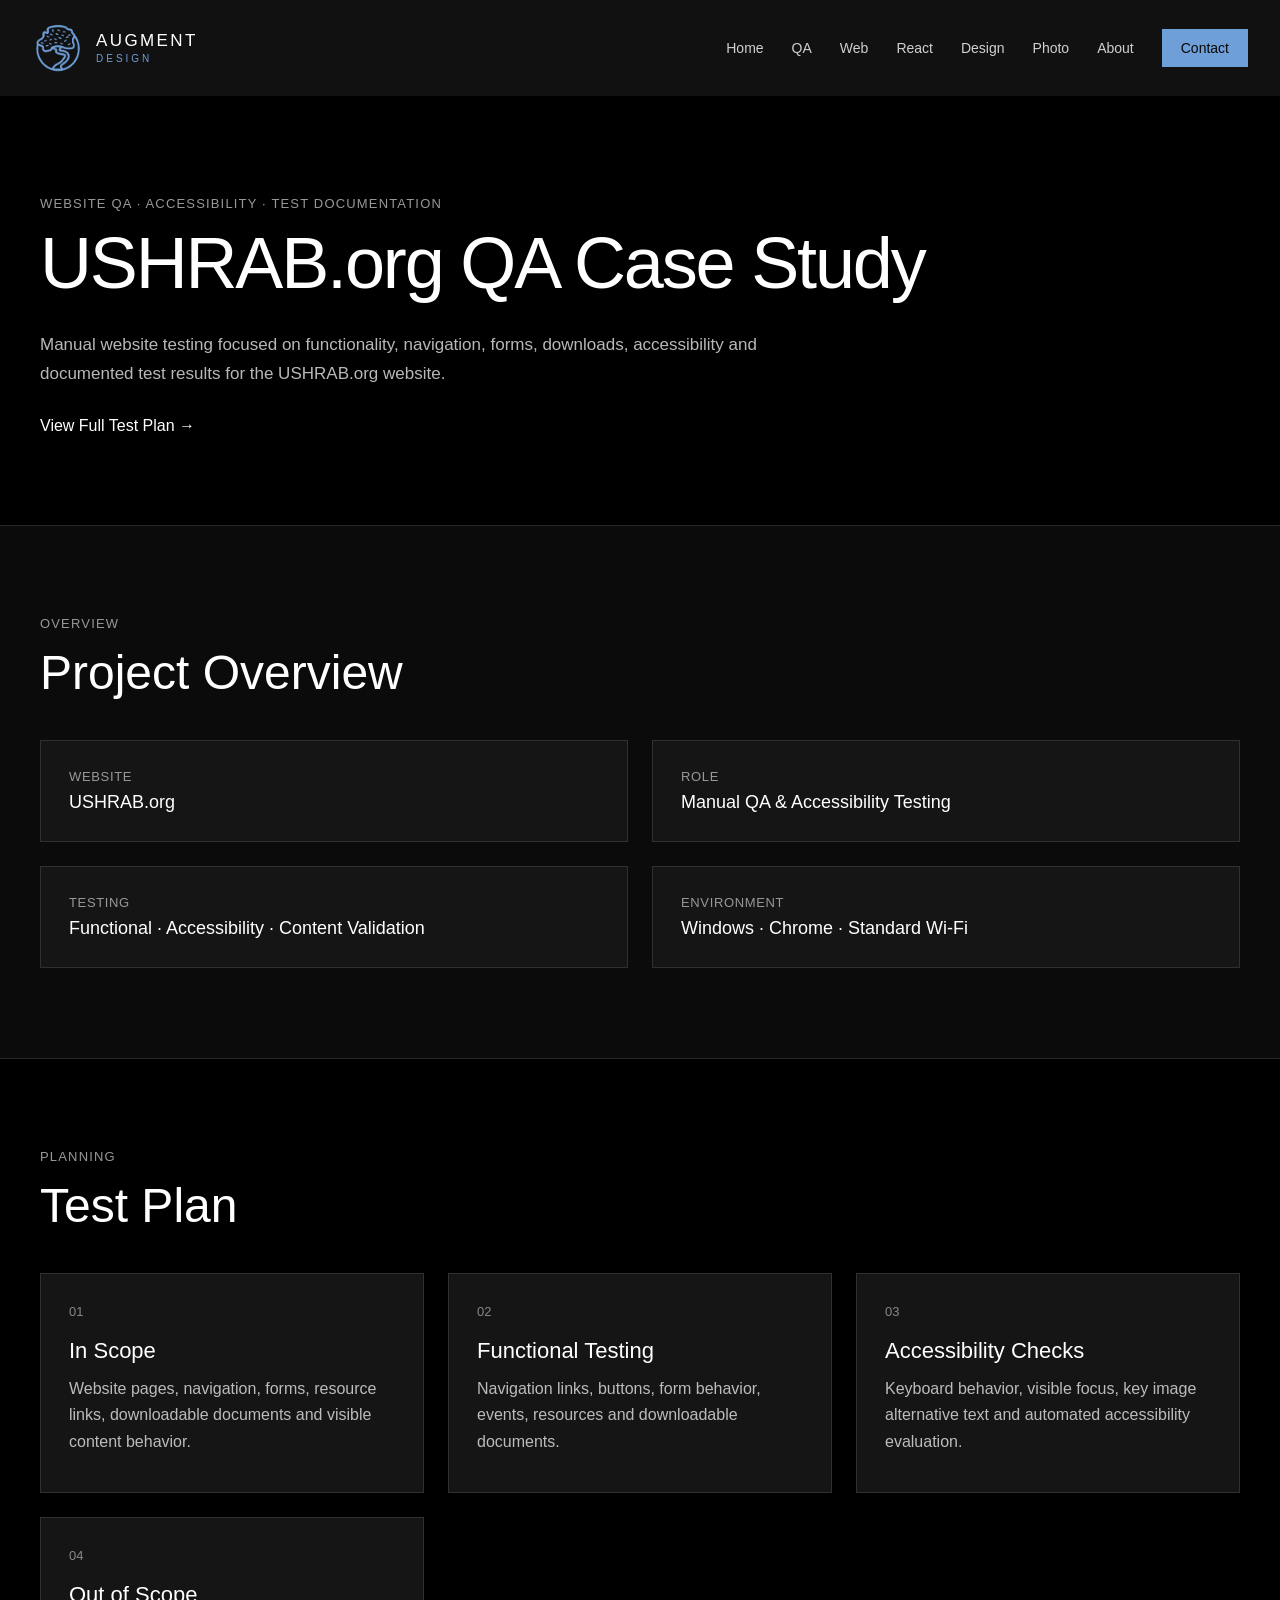
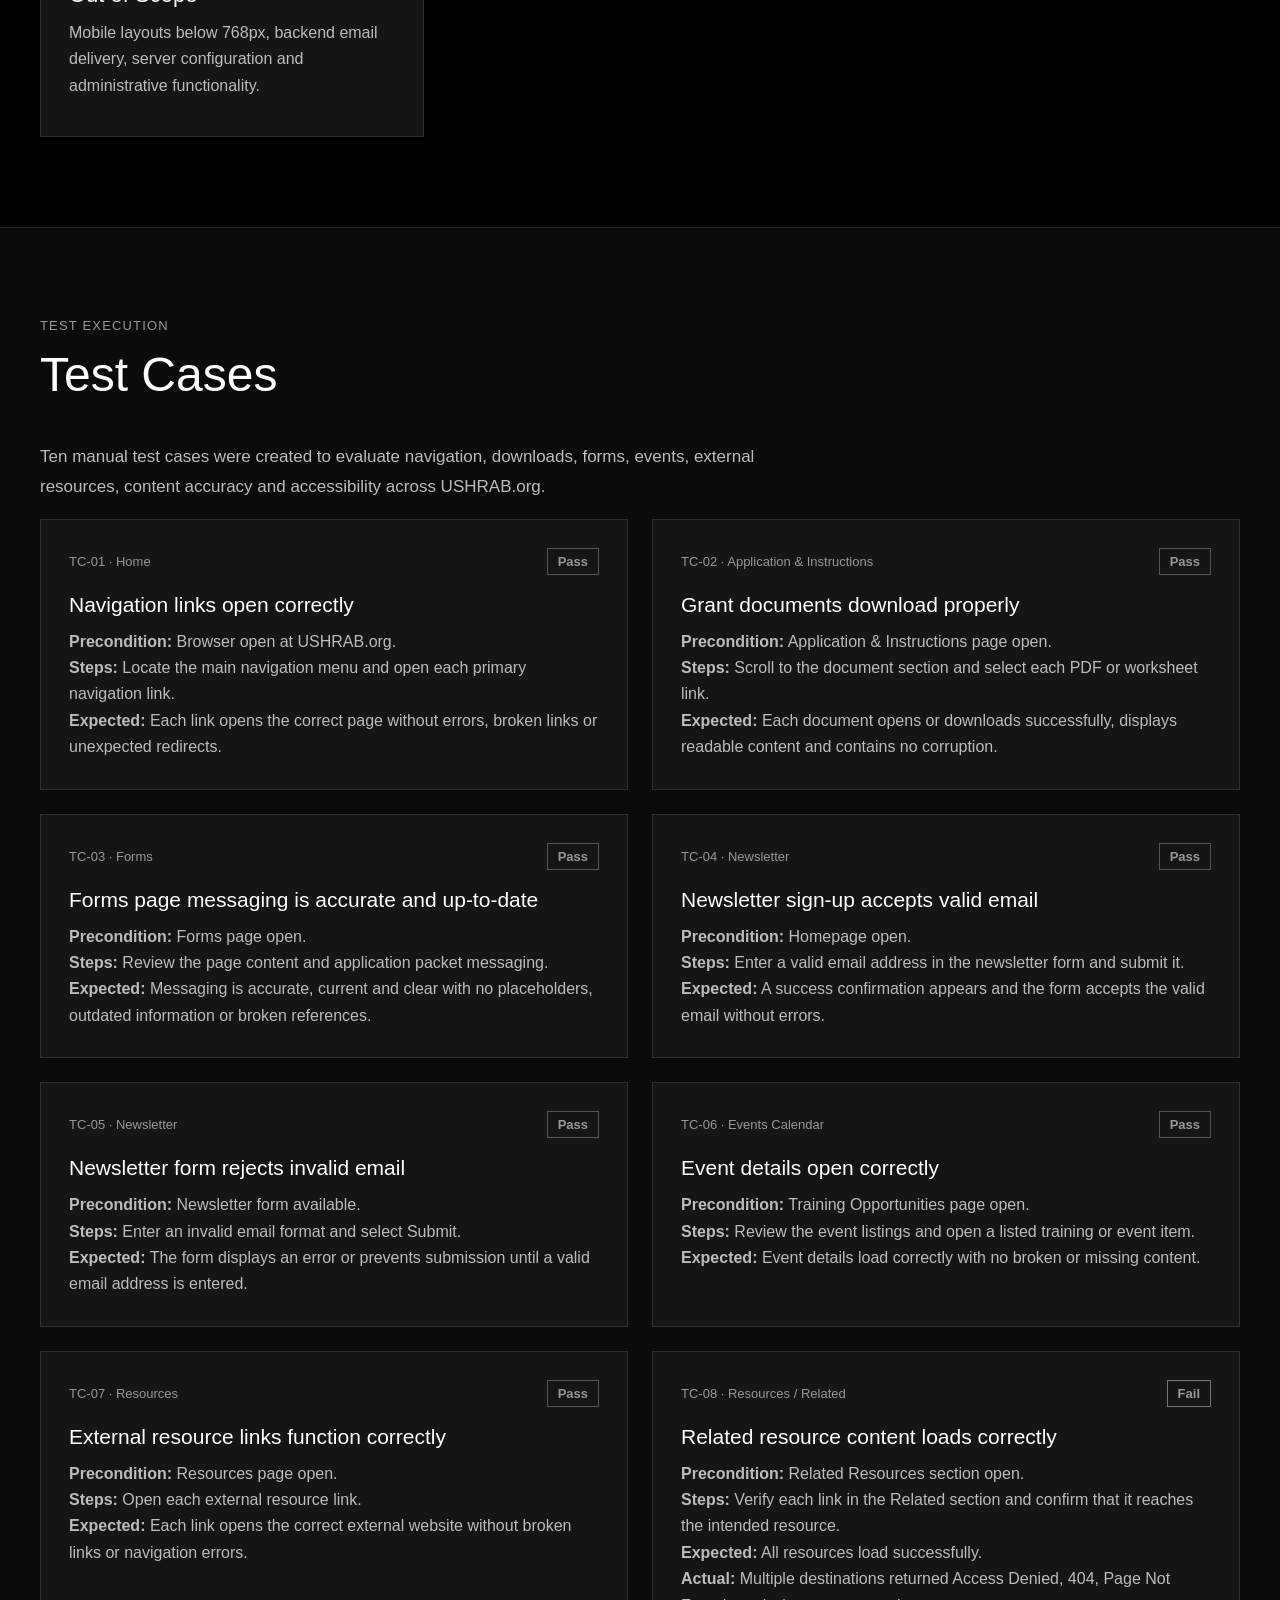
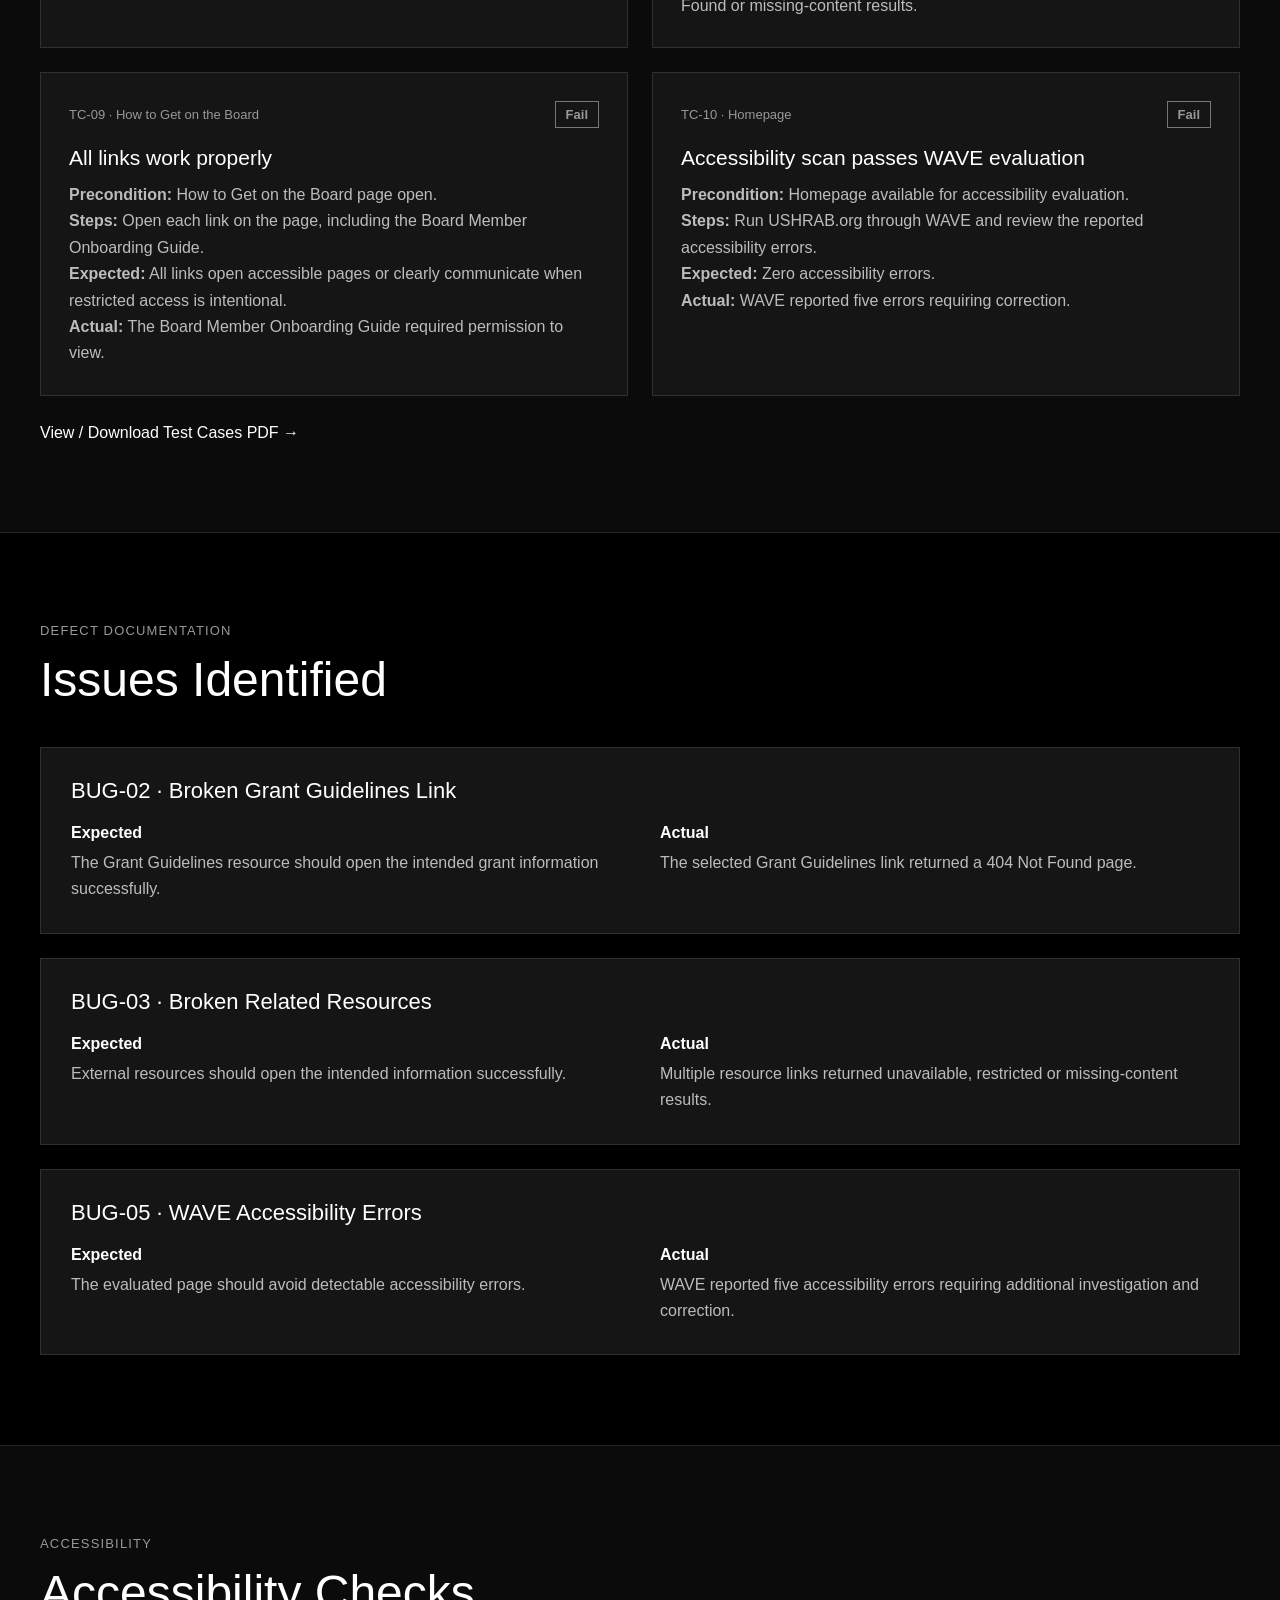
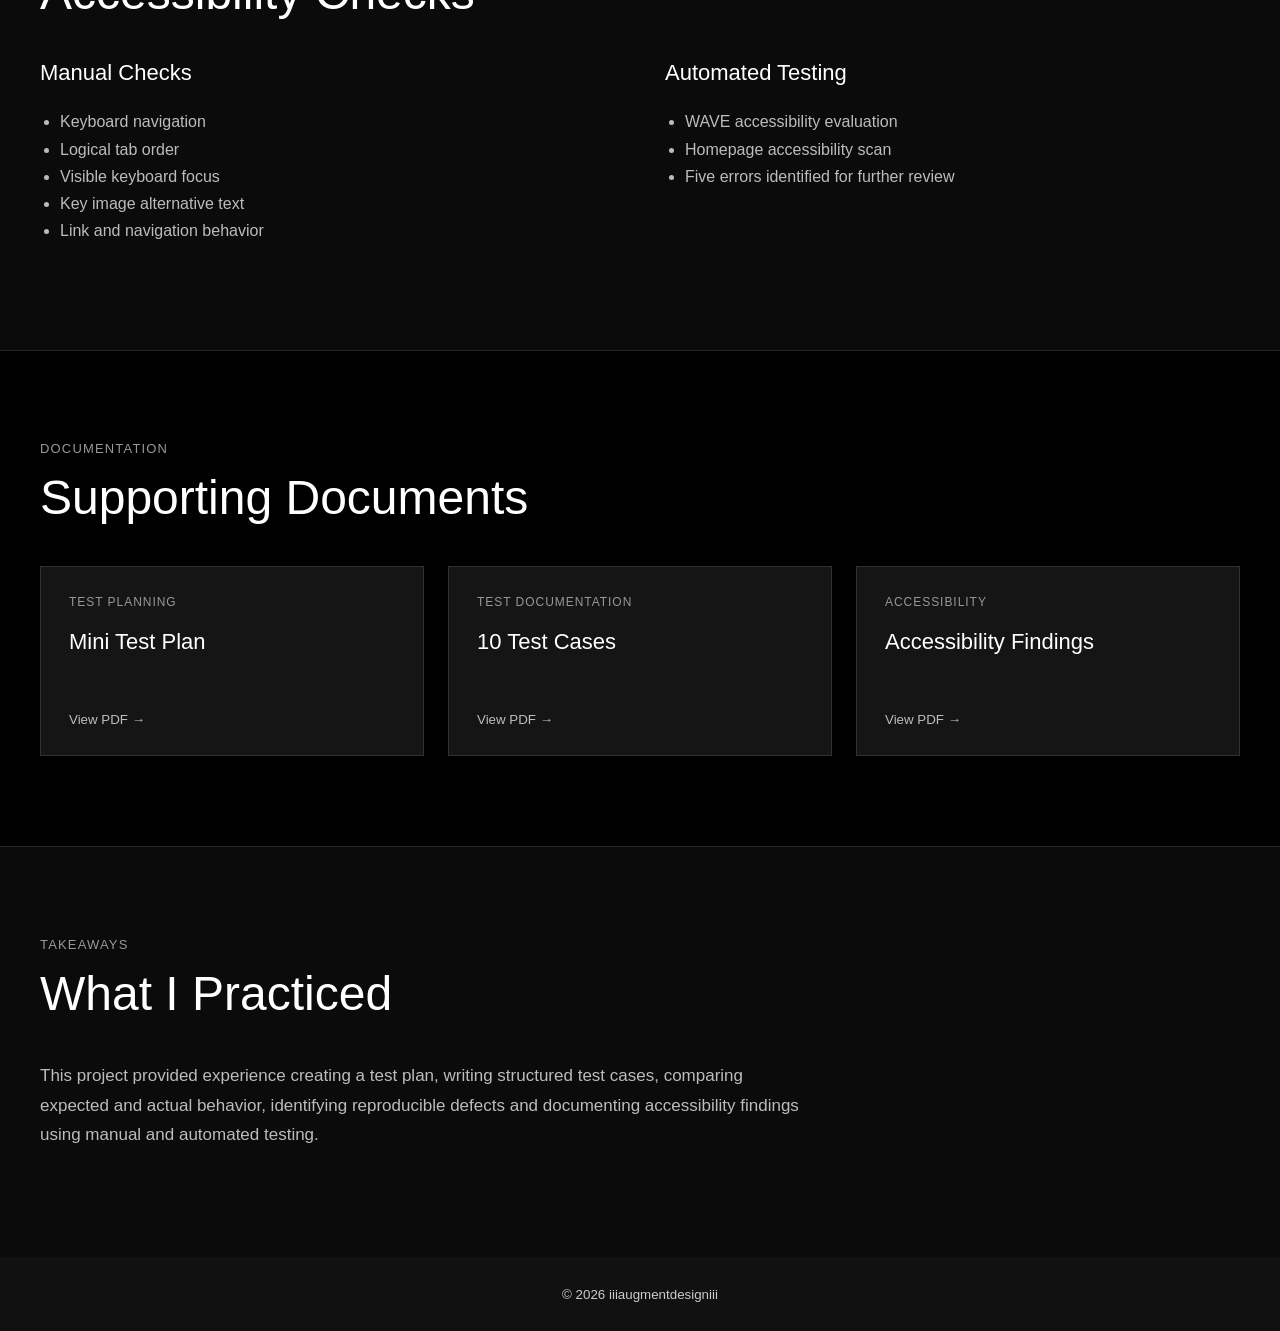
<file: qa/test1-ushrab/index.html>
<!doctype html>
<html lang="en">

<head>
  <meta charset="UTF-8">
  <meta name="viewport" content="width=device-width, initial-scale=1.0">

  <title>USHRAB.org QA Case Study | Augment Design</title>

  <meta
    name="description"
    content="USHRAB.org QA case study featuring manual website testing, accessibility checks, test cases, defect documentation and QA reporting."
  >

  <!-- Shared Site CSS -->
  <link rel="stylesheet" href="/css/style.css?v=6">

  <!-- Shared QA Report / Case Study CSS -->
  <link rel="stylesheet" href="/css/qa-report.css?v=2">
</head>


<body class="qa-project-page">

  <!-- Shared Header -->
  <div id="site-header"></div>


  <main>

    <!-- =====================================================
         HERO
    ====================================================== -->

    <section class="project-hero">

      <div class="project-container">

        <p class="section-label">
          WEBSITE QA · ACCESSIBILITY · TEST DOCUMENTATION
        </p>

        <h1>
          USHRAB.org QA Case Study
        </h1>

        <p class="project-intro">
          Manual website testing focused on functionality, navigation,
          forms, downloads, accessibility and documented test results
          for the USHRAB.org website.
        </p>

        <div class="project-hero-links">

        <a
            class="project-link"
            href="https://docs.google.com/document/d/1dXncHBs24QvPJ15OUgl7TS5ihQwiS67y/edit?usp=sharing&ouid=103251433796923081519&rtpof=true&sd=true"
            target="_blank"
            rel="noopener"
        >
    View Full Test Plan →
  </a>

</div>

      </div>

    </section>


    <!-- =====================================================
         PROJECT OVERVIEW
    ====================================================== -->

    <section class="project-section">

      <div class="project-container">

        <p class="section-label">
          Overview
        </p>

        <h2>
          Project Overview
        </h2>


        <div class="overview-grid">

          <div class="overview-item">

            <span>
              Website
            </span>

            <strong>
              USHRAB.org
            </strong>

          </div>


          <div class="overview-item">

            <span>
              Role
            </span>

            <strong>
              Manual QA & Accessibility Testing
            </strong>

          </div>


          <div class="overview-item">

            <span>
              Testing
            </span>

            <strong>
              Functional · Accessibility · Content Validation
            </strong>

          </div>


          <div class="overview-item">

            <span>
              Environment
            </span>

            <strong>
              Windows · Chrome · Standard Wi-Fi
            </strong>

          </div>

        </div>

      </div>

    </section>


    <!-- =====================================================
         TEST PLAN
    ====================================================== -->

    <section class="project-section">

      <div class="project-container">

        <p class="section-label">
          Planning
        </p>

        <h2>
          Test Plan
        </h2>


        <div class="scope-grid">

          <!-- IN SCOPE -->

          <article class="scope-card">

            <span>
              01
            </span>

            <h3>
              In Scope
            </h3>

            <p>
              Website pages, navigation, forms, resource links,
              downloadable documents and visible content behavior.
            </p>

          </article>


          <!-- FUNCTIONAL -->

          <article class="scope-card">

            <span>
              02
            </span>

            <h3>
              Functional Testing
            </h3>

            <p>
              Navigation links, buttons, form behavior, events,
              resources and downloadable documents.
            </p>

          </article>


          <!-- ACCESSIBILITY -->

          <article class="scope-card">

            <span>
              03
            </span>

            <h3>
              Accessibility Checks
            </h3>

            <p>
              Keyboard behavior, visible focus, key image alternative
              text and automated accessibility evaluation.
            </p>

          </article>


          <!-- OUT OF SCOPE -->

          <article class="scope-card">

            <span>
              04
            </span>

            <h3>
              Out of Scope
            </h3>

            <p>
              Mobile layouts below 768px, backend email delivery,
              server configuration and administrative functionality.
            </p>

          </article>

        </div>

      </div>

    </section>


    <!-- =====================================================
     TEST EXECUTION
====================================================== -->

<section
  id="test-cases"
  class="project-section"
>

  <div class="project-container">

    <p class="section-label">
      Test Execution
    </p>

    <h2>
      Test Cases
    </h2>

    <p class="takeaway-copy">
      Ten manual test cases were created to evaluate navigation,
      downloads, forms, events, external resources, content accuracy
      and accessibility across USHRAB.org.
    </p>


    <div class="test-case-list">

      <!-- =========================
           TC-01
      ========================== -->

      <article class="test-case">

        <div class="test-case-top">

          <span>
            TC-01 · Home
          </span>

          <strong class="status-pass">
            Pass
          </strong>

        </div>

        <h3>
          Navigation links open correctly
        </h3>

        <p>
          <strong>Precondition:</strong>
          Browser open at USHRAB.org.
        </p>

        <p>
          <strong>Steps:</strong>
          Locate the main navigation menu and open each primary
          navigation link.
        </p>

        <p>
          <strong>Expected:</strong>
          Each link opens the correct page without errors,
          broken links or unexpected redirects.
        </p>

      </article>


      <!-- =========================
           TC-02
      ========================== -->

      <article class="test-case">

        <div class="test-case-top">

          <span>
            TC-02 · Application & Instructions
          </span>

          <strong class="status-pass">
            Pass
          </strong>

        </div>

        <h3>
          Grant documents download properly
        </h3>

        <p>
          <strong>Precondition:</strong>
          Application & Instructions page open.
        </p>

        <p>
          <strong>Steps:</strong>
          Scroll to the document section and select each
          PDF or worksheet link.
        </p>

        <p>
          <strong>Expected:</strong>
          Each document opens or downloads successfully,
          displays readable content and contains no corruption.
        </p>

      </article>


      <!-- =========================
           TC-03
      ========================== -->

      <article class="test-case">

        <div class="test-case-top">

          <span>
            TC-03 · Forms
          </span>

          <strong class="status-pass">
            Pass
          </strong>

        </div>

        <h3>
          Forms page messaging is accurate and up-to-date
        </h3>

        <p>
          <strong>Precondition:</strong>
          Forms page open.
        </p>

        <p>
          <strong>Steps:</strong>
          Review the page content and application packet messaging.
        </p>

        <p>
          <strong>Expected:</strong>
          Messaging is accurate, current and clear with no
          placeholders, outdated information or broken references.
        </p>

      </article>


      <!-- =========================
           TC-04
      ========================== -->

      <article class="test-case">

        <div class="test-case-top">

          <span>
            TC-04 · Newsletter
          </span>

          <strong class="status-pass">
            Pass
          </strong>

        </div>

        <h3>
          Newsletter sign-up accepts valid email
        </h3>

        <p>
          <strong>Precondition:</strong>
          Homepage open.
        </p>

        <p>
          <strong>Steps:</strong>
          Enter a valid email address in the newsletter form
          and submit it.
        </p>

        <p>
          <strong>Expected:</strong>
          A success confirmation appears and the form accepts
          the valid email without errors.
        </p>

      </article>


      <!-- =========================
           TC-05
      ========================== -->

      <article class="test-case">

        <div class="test-case-top">

          <span>
            TC-05 · Newsletter
          </span>

          <strong class="status-pass">
            Pass
          </strong>

        </div>

        <h3>
          Newsletter form rejects invalid email
        </h3>

        <p>
          <strong>Precondition:</strong>
          Newsletter form available.
        </p>

        <p>
          <strong>Steps:</strong>
          Enter an invalid email format and select Submit.
        </p>

        <p>
          <strong>Expected:</strong>
          The form displays an error or prevents submission
          until a valid email address is entered.
        </p>

      </article>


      <!-- =========================
           TC-06
      ========================== -->

      <article class="test-case">

        <div class="test-case-top">

          <span>
            TC-06 · Events Calendar
          </span>

          <strong class="status-pass">
            Pass
          </strong>

        </div>

        <h3>
          Event details open correctly
        </h3>

        <p>
          <strong>Precondition:</strong>
          Training Opportunities page open.
        </p>

        <p>
          <strong>Steps:</strong>
          Review the event listings and open a listed training
          or event item.
        </p>

        <p>
          <strong>Expected:</strong>
          Event details load correctly with no broken or
          missing content.
        </p>

      </article>


      <!-- =========================
           TC-07
      ========================== -->

      <article class="test-case">

        <div class="test-case-top">

          <span>
            TC-07 · Resources
          </span>

          <strong class="status-pass">
            Pass
          </strong>

        </div>

        <h3>
          External resource links function correctly
        </h3>

        <p>
          <strong>Precondition:</strong>
          Resources page open.
        </p>

        <p>
          <strong>Steps:</strong>
          Open each external resource link.
        </p>

        <p>
          <strong>Expected:</strong>
          Each link opens the correct external website
          without broken links or navigation errors.
        </p>

      </article>


      <!-- =========================
           TC-08
      ========================== -->

      <article class="test-case">

        <div class="test-case-top">

          <span>
            TC-08 · Resources / Related
          </span>

          <strong class="status-fail">
            Fail
          </strong>

        </div>

        <h3>
          Related resource content loads correctly
        </h3>

        <p>
          <strong>Precondition:</strong>
          Related Resources section open.
        </p>

        <p>
          <strong>Steps:</strong>
          Verify each link in the Related section and confirm
          that it reaches the intended resource.
        </p>

        <p>
          <strong>Expected:</strong>
          All resources load successfully.
        </p>

        <p>
          <strong>Actual:</strong>
          Multiple destinations returned Access Denied,
          404, Page Not Found or missing-content results.
        </p>

      </article>


      <!-- =========================
           TC-09
      ========================== -->

      <article class="test-case">

        <div class="test-case-top">

          <span>
            TC-09 · How to Get on the Board
          </span>

          <strong class="status-fail">
            Fail
          </strong>

        </div>

        <h3>
          All links work properly
        </h3>

        <p>
          <strong>Precondition:</strong>
          How to Get on the Board page open.
        </p>

        <p>
          <strong>Steps:</strong>
          Open each link on the page, including the
          Board Member Onboarding Guide.
        </p>

        <p>
          <strong>Expected:</strong>
          All links open accessible pages or clearly communicate
          when restricted access is intentional.
        </p>

        <p>
          <strong>Actual:</strong>
          The Board Member Onboarding Guide required permission
          to view.
        </p>

      </article>


      <!-- =========================
           TC-10
      ========================== -->

      <article class="test-case">

        <div class="test-case-top">

          <span>
            TC-10 · Homepage
          </span>

          <strong class="status-fail">
            Fail
          </strong>

        </div>

        <h3>
          Accessibility scan passes WAVE evaluation
        </h3>

        <p>
          <strong>Precondition:</strong>
          Homepage available for accessibility evaluation.
        </p>

        <p>
          <strong>Steps:</strong>
          Run USHRAB.org through WAVE and review the reported
          accessibility errors.
        </p>

        <p>
          <strong>Expected:</strong>
          Zero accessibility errors.
        </p>

        <p>
          <strong>Actual:</strong>
          WAVE reported five errors requiring correction.
        </p>

      </article>

    </div>


    <a
      class="project-link"
      href="/qa/reports/test-cases.pdf"
      target="_blank"
      rel="noopener"
    >
      View / Download Test Cases PDF →
    </a>

  </div>

</section>


    <!-- =====================================================
         DEFECT DOCUMENTATION
    ====================================================== -->

    <section class="project-section">

      <div class="project-container">

        <p class="section-label">
          Defect Documentation
        </p>

        <h2>
          Issues Identified
        </h2>


        <!-- BUG 02 -->

        <article class="finding-card">

          <h3>
            BUG-02 · Broken Grant Guidelines Link
          </h3>

          <div class="finding-grid">

            <div>

              <strong>
                Expected
              </strong>

              <p>
                The Grant Guidelines resource should open the intended
                grant information successfully.
              </p>

            </div>


            <div>

              <strong>
                Actual
              </strong>

              <p>
                The selected Grant Guidelines link returned a
                404 Not Found page.
              </p>

            </div>

          </div>

        </article>


        <!-- BUG 03 -->

        <article class="finding-card">

          <h3>
            BUG-03 · Broken Related Resources
          </h3>

          <div class="finding-grid">

            <div>

              <strong>
                Expected
              </strong>

              <p>
                External resources should open the intended
                information successfully.
              </p>

            </div>


            <div>

              <strong>
                Actual
              </strong>

              <p>
                Multiple resource links returned unavailable,
                restricted or missing-content results.
              </p>

            </div>

          </div>

        </article>


        <!-- BUG 05 -->

        <article class="finding-card">

          <h3>
            BUG-05 · WAVE Accessibility Errors
          </h3>

          <div class="finding-grid">

            <div>

              <strong>
                Expected
              </strong>

              <p>
                The evaluated page should avoid detectable
                accessibility errors.
              </p>

            </div>


            <div>

              <strong>
                Actual
              </strong>

              <p>
                WAVE reported five accessibility errors requiring
                additional investigation and correction.
              </p>

            </div>

          </div>

        </article>

      </div>

    </section>


    <!-- =====================================================
         ACCESSIBILITY
    ====================================================== -->

    <section
      id="accessibility"
      class="project-section"
    >

      <div class="project-container">

        <p class="section-label">
          Accessibility
        </p>

        <h2>
          Accessibility Checks
        </h2>


        <div class="accessibility-grid">

          <!-- MANUAL -->

          <div>

            <h3>
              Manual Checks
            </h3>

            <ul>
              <li>Keyboard navigation</li>
              <li>Logical tab order</li>
              <li>Visible keyboard focus</li>
              <li>Key image alternative text</li>
              <li>Link and navigation behavior</li>
            </ul>

          </div>


          <!-- AUTOMATED -->

          <div>

            <h3>
              Automated Testing
            </h3>

            <ul>
              <li>WAVE accessibility evaluation</li>
              <li>Homepage accessibility scan</li>
              <li>Five errors identified for further review</li>
            </ul>

          </div>

        </div>

      </div>

    </section>


    <!-- =====================================================
         SUPPORTING DOCUMENTATION
    ====================================================== -->

    <section class="project-section">

      <div class="project-container">

        <p class="section-label">
          Documentation
        </p>

        <h2>
          Supporting Documents
        </h2>


        <div class="document-grid">

          <!-- TEST PLAN -->

          <a
            class="document-card"
            href="/qa/reports/website-qa-report.pdf"
            target="_blank"
            rel="noopener"
          >

            <span>
              TEST PLANNING
            </span>

            <strong>
              Mini Test Plan
            </strong>

            <small>
              View PDF →
            </small>

          </a>


          <!-- TEST CASES -->

          <a
            class="document-card"
            href="/qa/reports/test-cases.pdf"
            target="_blank"
            rel="noopener"
          >

            <span>
              TEST DOCUMENTATION
            </span>

            <strong>
              10 Test Cases
            </strong>

            <small>
              View PDF →
            </small>

          </a>


          <!-- ACCESSIBILITY / ISSUE LOG -->

          <a
            class="document-card"
            href="/qa/reports/accessibility-audit.pdf"
            target="_blank"
            rel="noopener"
          >

            <span>
              ACCESSIBILITY
            </span>

            <strong>
              Accessibility Findings
            </strong>

            <small>
              View PDF →
            </small>

          </a>

        </div>

      </div>

    </section>


    <!-- =====================================================
         TAKEAWAYS
    ====================================================== -->

    <section class="project-section">

      <div class="project-container">

        <p class="section-label">
          Takeaways
        </p>

        <h2>
          What I Practiced
        </h2>

        <p class="takeaway-copy">
          This project provided experience creating a test plan,
          writing structured test cases, comparing expected and actual
          behavior, identifying reproducible defects and documenting
          accessibility findings using manual and automated testing.
        </p>

      </div>

    </section>


  </main>


  <!-- Shared Footer -->
  <div id="site-footer"></div>


  <!-- Shared Components -->
  <script src="/js/components.js?v=6"></script>

</body>

</html>
</file>
<file: css/style.css>
/* =========================
   GLOBAL
   ========================= */

html {
  scroll-behavior: smooth;
}

html,
body {
  margin: 0;
  padding: 0;
  width: 100%;
  min-height: 100%;
}

body {
  min-height: 100vh;
  font-family: Arial, Helvetica, sans-serif;
  background: #000000;
  color: #e6e6e6;
}

*,
*::before,
*::after {
  box-sizing: border-box;
}

img {
  display: block;
  max-width: 100%;
  height: auto;
}

a {
  color: inherit;
}

button,
input {
  font: inherit;
}


/* =========================
   SHARED NAVIGATION
   ========================= */

.site-header {
  width: 100%;
  background: #111111;
}

.site-nav {
  position: relative;
  z-index: 100;
  width: 100%;
  background: #111111;
}

.nav-container {
  width: min(1400px, calc(100% - 64px));
  margin: 0 auto;
  padding: 22px 0;
  display: flex;
  align-items: center;
  justify-content: space-between;
}

.site-brand {
  display: flex;
  align-items: center;
  gap: 12px;
  text-decoration: none;
}

.brand-logo {
  width: 52px;
  height: 52px;
  object-fit: contain;
  display: block;
  flex-shrink: 0;
}

.brand-name {
  display: flex;
  flex-direction: column;
  align-items: flex-start;
  line-height: 1;
}

.brand-main {
  color: #ffffff;
  font-size: 17px;
  font-weight: 400;
  letter-spacing: 0.14em;
}

.brand-sub {
  margin-top: 5px;
  color: #6f9fd8;
  font-size: 10px;
  font-weight: 400;
  letter-spacing: 0.30em;
}

.nav-menu {
  display: flex;
  align-items: center;
  gap: 28px;
}

.nav-link {
  color: #d0d0d0;
  font-size: 14px;
  text-decoration: none;
  transition: color 0.2s ease;
}

.nav-link:hover,
.nav-link:focus {
  color: #ffffff;
}

.nav-contact {
  padding: 10px 18px;
  background: #6f9fd8;
  border: 1px solid #6f9fd8;
  color: #080808;
  font-size: 14px;
  font-weight: 500;
  text-decoration: none;
  text-align: center;
}

.nav-contact:hover,
.nav-contact:focus {
  background: #8ab2e0;
  border-color: #8ab2e0;
  color: #000000;
}


/* =========================
   HAMBURGER
   ========================= */

.nav-toggle {
  display: none;
  width: 44px;
  height: 44px;
  padding: 10px;
  background: transparent;
  border: 1px solid #555555;
  cursor: pointer;
}

.nav-toggle span {
  display: block;
  width: 100%;
  height: 2px;
  margin: 5px 0;
  background: #ffffff;
}


/* =========================
   SHARED FOOTER
   ========================= */

.site-footer {
  width: 100%;
  padding: 28px 20px;
  background: #111111;
  color: #cccccc;
}

.footer-container {
  width: min(1200px, 100%);
  margin: 0 auto;
  text-align: center;
}


/* =========================
   ACCESSIBILITY
   ========================= */

a:focus-visible,
button:focus-visible,
input:focus-visible {
  outline: 3px solid #ffffff;
  outline-offset: 3px;
}


/* =========================
   MOBILE NAVIGATION
   ========================= */

@media (max-width: 760px) {

  .nav-container {
    width: calc(100% - 32px);
    flex-wrap: wrap;
    position: relative;
  }

  .nav-toggle {
    display: block;
  }

  .nav-menu {
    display: none;
    position: absolute;
    top: calc(100% + 10px);
    right: 0;
    width: 190px;
    padding: 12px;
    flex-direction: column;
    align-items: stretch;
    gap: 2px;
    background: #0d0d0d;
    border: 1px solid #292929;
    z-index: 200;
  }

  .nav-menu.is-open {
    display: flex;
  }

  .nav-link {
    position: relative;
    display: block;
    padding: 10px 12px;
    text-align: right;
    font-size: 16px;
  }

  .nav-link:hover,
  .nav-link:focus {
    background: #151515;
  }

  .nav-contact {
    padding: 10px 18px;
    background: #6f9fd8;
    border: 1px solid #6f9fd8;
    color: #080808;
  }

  .nav-link.active {
    color: #ffffff;
  }

  .nav-link.active::after {
    content: "";
    position: absolute;
    right: 12px;
    bottom: 5px;
    width: 28px;
    height: 2px;
    background: #6f9fd8;
  }
}


/* =========================
   WORD GAME
   ========================= */

.word-game-page {
  background: #000000;
  color: #e6e6e6;
}

.word-game-page main {
  width: 100%;
  min-height: calc(100vh - 180px);
  display: flex;
  justify-content: center;
  align-items: center;
  padding: 60px 20px;
}

.word-game-page .game {
  width: fit-content;
  max-width: calc(100vw - 40px);
}

.word-game-page .top-bar {
  display: flex;
  gap: 10px;
  margin-bottom: 35px;
  font-size: 22px;
}

.word-game-page .word-card {
  background: #000000;
  color: #e6e6e6;
}

.word-game-page #definition {
  max-width: 700px;
  margin-bottom: 45px;
  font-size: 30px;
  line-height: 1.4;
}

.word-game-page #result {
  min-height: 30px;
  margin-bottom: 10px;
  font-size: 22px;
}

.word-game-page .answer-row {
  display: flex;
  align-items: stretch;
  gap: 10px;
}

.word-game-page .game input {
  width: 380px;
  padding: 14px 18px;
  background: #ffffff;
  color: #222222;
  border: 2px solid #767676;
  border-radius: 0;
  font-size: 24px;
}

.word-game-page .game input::placeholder {
  color: #666666;
}

.word-game-page #hintButton,
.word-game-page #showButton {
  padding: 12px 18px;
  background: #333333;
  color: #d6d6d6;
  border: 1px solid #555555;
  font-size: 18px;
  cursor: pointer;
}

.word-game-page #hintText {
  min-height: 30px;
  margin-top: 15px;
  margin-bottom: 10px;
  font-size: 20px;
}

.word-game-page .buttons {
  display: flex;
  align-items: stretch;
  gap: 30px;
  margin-top: 12px;
}

.word-game-page #guessButton,
.word-game-page #nextButton {
  padding: 14px 28px;
  font-size: 24px;
  cursor: pointer;
}

.word-game-page #addWordButton {
  padding: 10px 18px;
  cursor: pointer;
}

.word-game-page .add-word-form {
  display: none;
  margin-top: 30px;
  padding-top: 20px;
  border-top: 1px solid #333333;
}

.word-game-page .add-word-form h2 {
  margin-bottom: 15px;
  font-size: 22px;
  font-weight: normal;
}

.word-game-page .add-word-form input {
  display: block;
  width: 100%;
  max-width: 500px;
  margin-bottom: 10px;
}


/* =========================
   WORD GAME MOBILE
   ========================= */

@media (max-width: 700px) {

  .word-game-page main {
    align-items: flex-start;
    padding-top: 40px;
  }

  .word-game-page .game {
    width: 100%;
  }

  .word-game-page .answer-row {
    flex-wrap: wrap;
  }

  .word-game-page .game input {
    width: 100%;
  }

  .word-game-page .buttons {
    gap: 10px;
    flex-wrap: wrap;
  }
}
</file>
<file: css/home.css>
/* =========================
   HOME PAGE
   ========================= */

.home-page {
  background: #000000;
  color: #ffffff;
}


/* =========================
   HOME NAVIGATION
   ========================= */

.home-page .site-nav {
  background: #000000;
}


/* =========================
   HERO
   ========================= */
/* TRY1 */
.home-page .hero {
  position: relative;
  overflow: hidden;
  background: #000000;
  color: #ffffff;
}
/*keep*/
.home-page .hero-inner {
  position: relative;
  z-index: 2;
  width: calc(100% - 64px);
  max-width: 1000px;
  margin: 0 auto;
  padding: 80px 0 50px;
  text-align: center;
}

/* =========================
   HERO VISUAL
   ========================= */

.home-page .hero-visual {
  position: relative;
  width: 100%;
  height: 280px;
  overflow: hidden;
  background:
    radial-gradient(
      ellipse at center,
      #07111c 0%,
      #02070c 45%,
      #000000 75%
    );
}

/* Shared wave */
.home-page .wave {
  position: absolute;
  left: -15%;
  width: 130%;
  height: 100px;

  border-radius: 50%;

  border-top: 1px solid rgba(111, 159, 216, 0.7);

  filter: blur(0.3px);

  transform-origin: center;

  pointer-events: none;
}

/* Main wave */
.home-page .wave-one {
  top: 90px;

  box-shadow:
    0 -4px 15px rgba(70, 135, 210, 0.18),
    0 -10px 35px rgba(70, 135, 210, 0.08);

  animation: wave-one 8s ease-in-out infinite alternate;
}

/* Secondary wave */
.home-page .wave-two {
  top: 115px;

  border-top-color: rgba(90, 145, 205, 0.4);

  animation: wave-two 11s ease-in-out infinite alternate;
}

/* Very subtle background wave */
.home-page .wave-three {
  top: 70px;

  border-top-color: rgba(150, 190, 225, 0.18);

  animation: wave-three 14s ease-in-out infinite alternate;
}

/* Soft blue atmospheric glow */
.home-page .wave-glow {
  position: absolute;

  left: 20%;
  top: 95px;

  width: 60%;
  height: 70px;

  background: rgba(55, 120, 190, 0.12);

  filter: blur(45px);

  border-radius: 50%;

  animation: glow-drift 9s ease-in-out infinite alternate;
}


/* =========================
   WAVE ANIMATION
   ========================= */

@keyframes wave-one {

  from {
    transform:
      translateX(-3%)
      rotate(-2deg)
      scaleY(0.7);
  }

  to {
    transform:
      translateX(3%)
      rotate(2deg)
      scaleY(1.15);
  }

}

@keyframes wave-two {

  from {
    transform:
      translateX(4%)
      rotate(3deg)
      scaleY(1);
  }

  to {
    transform:
      translateX(-4%)
      rotate(-3deg)
      scaleY(0.65);
  }

}

@keyframes wave-three {

  from {
    transform:
      translateX(-2%)
      rotate(1deg)
      scaleY(1.2);
  }

  to {
    transform:
      translateX(2%)
      rotate(-2deg)
      scaleY(0.8);
  }

}

@keyframes glow-drift {

  from {
    transform: translateX(-12%);
    opacity: 0.45;
  }

  to {
    transform: translateX(12%);
    opacity: 0.9;
  }

}


/* =========================
   REDUCED MOTION
   ========================= */

@media (prefers-reduced-motion: reduce) {

  .home-page .wave,
  .home-page .wave-glow {
    animation: none;
  }

}
/*end keep*/

/* TRY1 */
/* .home-page .hero-inner {
  position: relative;
  z-index: 2;
  width: calc(100% - 64px);
  max-width: 1000px;
  margin: 0 auto;
  padding: 80px 0 0;
  text-align: center;
} */



.home-page .hero-intro {
  margin: 0 0 22px;
  color: #c7c7c7;
  font-size: 14px;
  letter-spacing: 0.08em;
  text-transform: uppercase;
}

.home-page .hero-title {
  max-width: 900px;
  margin: 0 auto;
  font-size: clamp(44px, 6vw, 78px);
  font-weight: 400;
  line-height: 1.06;
  letter-spacing: -0.035em;
}

.home-page .hero-title span {
  display: block;
  color: #9d9d9d;
}

.home-page .hero-copy {
  max-width: 640px;
  margin: 28px auto 0;
  color: #b8b8b8;
  font-size: 17px;
  line-height: 1.7;
}

.home-page .hero-button {
  display: inline-block;
  margin-top: 28px;
  padding: 11px 23px;
  border: 1px solid #777777;
  color: #ffffff;
  text-decoration: none;
  transition:
    background 0.2s ease,
    color 0.2s ease;
}

.home-page .hero-button:hover,
.home-page .hero-button:focus {
  background: #ffffff;
  color: #000000;
}

/* =========================
   HERO VIDEO
   ========================= */
/* TRY1 */
.home-page .hero-media {
  width: min(760px, 92vw);
  margin: 45px auto 60px;
  overflow: hidden;
  background: #0d0d0d;
  border: 1px solid #2f2f2f;
}

.home-page .hero-video {
  display: block;
  width: 100%;
  height: auto;
}

/* .home-page .hero-media {
  position: absolute;
  inset: 0;
  z-index: 1;
  width: 100%;
  height: 100%;
  overflow: hidden;
}

.home-page .hero-video {
  display: block;
  width: 100%;
  height: 100%;
  object-fit: cover;
} */

.home-page .hero-media::after {
  content: "";
  position: absolute;
  inset: 0;
  background: rgba(0, 0, 0, 0.58);
}

.home-page #site-header {
  position: relative;
  z-index: 4;
}

/* =========================
   CONTENT CONTAINER
   ========================= */

.home-page .content-container {
  width: calc(100% - 64px);
  max-width: 1200px;
  margin: 0 auto;
}


/* =========================
   SECTION GENERAL
   ========================= */

.home-page .work-section,
.home-page .about-section,
.home-page .contact-section {
  padding: 100px 0;
}

.home-page .section-label {
  margin: 0 0 14px;
  color: #989898;
  font-size: 13px;
  letter-spacing: 0.09em;
  text-transform: uppercase;
}

.home-page h2 {
  margin: 0;
  font-size: clamp(34px, 4vw, 52px);
  font-weight: 400;
  line-height: 1.15;
}


/* =========================
   WORK
   ========================= */

.home-page .work-section {
  background: #0b0b0b;
}

.home-page .section-heading {
  max-width: 750px;
  margin-bottom: 48px;
}

.home-page .work-grid {
  display: grid;
  grid-template-columns: repeat(3, minmax(0, 1fr));
  gap: 24px;
}

.home-page .work-card {
  min-width: 0;
  min-height: 270px;
  padding: 30px;
  box-sizing: border-box;
  background: #151515;
  border: 1px solid #2c2c2c;
}

.home-page .work-number {
  color: #888888;
  font-size: 13px;
}

.home-page .work-card h3 {
  margin: 20px 0 14px;
  font-size: 24px;
  font-weight: 500;
}

.home-page .work-card p {
  margin-bottom: 26px;
  color: #bcbcbc;
  line-height: 1.65;
}

.home-page .work-card a {
  color: #ffffff;
  text-decoration: none;
}

.home-page .work-card a:hover,
.home-page .work-card a:focus {
  text-decoration: underline;
}


/* =========================
   ABOUT
   ========================= */

.home-page .about-section {
  background: #111111;
}

.home-page .about-grid {
  display: grid;
  grid-template-columns:
    minmax(0, 1fr)
    minmax(0, 1fr);
  gap: 80px;
  align-items: center;
}

.home-page .about-copy {
  color: #bdbdbd;
  font-size: 17px;
  line-height: 1.7;
}

.home-page .lead {
  color: #ffffff;
  font-size: 20px;
}


/* =========================
   CONTACT
   ========================= */

.home-page .contact-section {
  background: #000000;
}

.home-page .contact-content {
  text-align: center;
}

.home-page .contact-content .lead {
  margin: 20px 0;
}

.home-page .contact-button {
  display: inline-block;
  padding: 12px 24px;
  background: #ffffff;
  color: #000000;
  border: 1px solid #ffffff;
  text-decoration: none;
}

.home-page .contact-button:hover,
.home-page .contact-button:focus {
  background: transparent;
  color: #ffffff;
}


/* =========================
   TABLET
   ========================= */

@media (max-width: 900px) {

  .home-page .hero-inner {
    width: calc(100% - 48px);
    padding: 65px 0 55px;
  }

  .home-page .content-container {
    width: calc(100% - 48px);
  }

  .home-page .work-grid {
    grid-template-columns: repeat(2, minmax(0, 1fr));
  }

  .home-page .about-grid {
    grid-template-columns: 1fr;
    gap: 40px;
  }
}


/* =========================
   MOBILE
   ========================= */

@media (max-width: 650px) {

  .home-page .hero-inner {
    width: calc(100% - 32px);
    padding: 50px 0 45px;
  }

  .home-page .hero-intro {
    margin-bottom: 18px;
    font-size: 12px;
    line-height: 1.6;
  }

  .home-page .hero-title {
    font-size: clamp(38px, 11vw, 54px);
  }

  .home-page .hero-copy {
    margin-top: 22px;
    font-size: 16px;
  }
/* TRY1 */
  .home-page .hero-media {
    width: 100%;
    margin: 35px auto 20px;
  } 

  .home-page .content-container {
    width: calc(100% - 32px);
  }

  .home-page .work-section,
  .home-page .about-section,
  .home-page .contact-section {
    padding: 65px 0;
  }

  .home-page .section-heading {
    margin-bottom: 32px;
  }

  .home-page h2 {
    font-size: 36px;
  }

  .home-page .work-grid {
    grid-template-columns: 1fr;
    gap: 20px;
  }

  .home-page .work-card {
    width: 100%;
    min-height: auto;
    padding: 26px 24px;
  }

  .home-page .work-card h3 {
    margin: 16px 0 12px;
    font-size: 24px;
  }

  .home-page .work-card p {
    margin: 0 0 22px;
    font-size: 16px;
    line-height: 1.6;
  }

  .home-page .about-grid {
    grid-template-columns: 1fr;
    gap: 32px;
  }

  .home-page .about-copy {
    font-size: 16px;
  }

  .home-page .lead {
    font-size: 18px;
  }
}
</file>
<file: css/design.css>
/* =========================
   DESIGN PAGE
   ========================= */

.design-page {
  background: #000000;
  color: #ffffff;
}

.design-page main {
  width: 100%;
}

/* =========================
   CONTAINER
   ========================= */

.design-container {
  width: calc(100% - 64px);
  max-width: 1200px;
  margin: 0 auto;
}

/* =========================
   HERO
   ========================= */

.design-hero {
  padding: 90px 0 85px;
  background: #000000;
  border-bottom: 1px solid #1f1f1f;
}

.design-hero .section-label {
  margin: 0 0 18px;
  color: #6f9fd8;
  font-size: 13px;
  letter-spacing: 0.09em;
  text-transform: uppercase;
}

.design-hero h1 {
  max-width: 900px;
  margin: 0;
  color: #ffffff;
  font-size: clamp(48px, 6vw, 72px);
  font-weight: 400;
  line-height: 1.06;
  letter-spacing: -0.035em;
}

.design-intro {
  max-width: 760px;
  margin: 30px 0 0;
  padding-left: 18px;
  border-left: 2px solid #6f9fd8;
  color: #b8b8b8;
  font-size: 18px;
  line-height: 1.7;
}

/* =========================
   PROJECT SECTION
   ========================= */

.design-section {
  padding: 100px 0;
  background: #0b0b0b;
}

.design-section .section-label {
  margin: 0 0 14px;
  color: #989898;
  font-size: 13px;
  letter-spacing: 0.09em;
  text-transform: uppercase;
}

.design-section h2 {
  margin: 0 0 60px;
  color: #ffffff;
  font-size: clamp(34px, 4vw, 52px);
  font-weight: 400;
  line-height: 1.15;
}

/* =========================
   PROJECT LIST
   ========================= */

.design-project-list {
  display: flex;
  flex-direction: column;
  gap: 100px;
}

/* =========================
   INDIVIDUAL PROJECT
   ========================= */

.design-project {
  display: grid;
  grid-template-columns:
    minmax(280px, 0.8fr)
    minmax(0, 1.6fr);
  gap: 60px;
  align-items: center;
  padding-bottom: 90px;
  border-bottom: 1px solid #252525;
}

/* =========================
   PROJECT INFORMATION
   ========================= */

.design-project-info {
  min-width: 0;
}

.project-type {
  margin: 0 0 20px;
  color: #8e9baa;
  font-size: 13px;
  letter-spacing: 0.09em;
  text-transform: uppercase;
}

.design-project-info h3 {
  margin: 0 0 18px;
  color: #ffffff;
  font-size: 30px;
  font-weight: 400;
  line-height: 1.2;
}

.project-description {
  max-width: 460px;
  margin: 0;
  color: #bcbcbc;
  font-size: 17px;
  line-height: 1.7;
}

/* =========================
   FOCUS AREAS
   ========================= */

.project-tech {
  margin-top: 28px;
}

.project-tech-label {
  display: block;
  margin-bottom: 8px;
  color: #6f9fd8;
  font-size: 12px;
  letter-spacing: 0.09em;
  text-transform: uppercase;
}

.project-tech p {
  margin: 0;
  color: #d0d0d0;
  font-size: 15px;
  line-height: 1.6;
}

/* =========================
   DESIGN SERVICE LIST
   ========================= */

.design-service-list {
  display: grid;
  gap: 14px;
  margin: 0;
  padding-left: 20px;
  color: #d0d0d0;
  font-size: 16px;
  line-height: 1.55;
}

.design-service-list li::marker {
  color: #6f9fd8;
}

.design-service-list strong {
  color: #ffffff;
  font-weight: 500;
}

/* =========================
   PROJECT LINKS
   ========================= */

.project-links {
  display: flex;
  flex-wrap: wrap;
  gap: 24px;
  margin-top: 30px;
}

.project-links a {
  color: #ffffff;
  text-decoration: none;
}

.project-links a:hover,
.project-links a:focus {
  text-decoration: underline;
  text-underline-offset: 4px;
}

/* =========================
   PROJECT IMAGE
   ========================= */

.design-project-preview {
  display: block;
  width: 100%;
  overflow: hidden;
  background: #111111;
  border: 1px solid #2c2c2c;
  text-decoration: none;
}

.design-project-preview img {
  display: block;
  width: 100%;
  height: auto;
  transition:
    transform 0.25s ease,
    opacity 0.25s ease;
}

.design-project-preview:hover img,
.design-project-preview:focus img {
  transform: scale(1.015);
  opacity: 0.9;
}

.design-project-preview:focus-visible {
  outline: 3px solid #ffffff;
  outline-offset: 4px;
}

/* =========================
   DESIGN LOGO SHOWCASE
   ========================= */

.design-logo-showcase {
  width: 100%;
  padding: 36px;
  background: #111111;
  border: 1px solid #2c2c2c;
}

.design-logo-row {
  display: flex;
  align-items: center;
  justify-content: center;
  gap: 28px;
  width: 100%;
  margin-bottom: 34px;
}

.design-logo-card {
  display: flex;
  align-items: center;
  justify-content: center;
  width: 100%;
  max-width: 190px;
  aspect-ratio: 1 / 1;
  margin: 0;
  padding: 22px;
  background: #ffffff;
  border: 5px solid #4a4a4a;
}

.design-logo-card img {
  display: block;
  max-width: 100%;
  max-height: 135px;
  width: auto;
  height: auto;
  object-fit: contain;
}

.design-feature-image {
  width: 100%;
  max-width: 760px;
  margin: 0 auto;
  background: #202020;
  border: 1px solid #333333;
}

.design-feature-image img {
  display: block;
  width: 100%;
  height: auto;
}

/* =========================
   TABLET
   ========================= */

@media (max-width: 900px) {
  .design-project {
    grid-template-columns: 1fr;
    gap: 36px;
  }

  .design-project-preview {
    max-width: 760px;
  }

  .design-logo-showcase {
    max-width: 760px;
  }
}

/* =========================
   MOBILE
   ========================= */

@media (max-width: 650px) {
  .design-container {
    width: calc(100% - 32px);
  }

  .design-hero {
    padding: 70px 0 60px;
  }

  .design-hero h1 {
    font-size: clamp(42px, 11vw, 56px);
  }

  .design-intro {
    font-size: 16px;
  }

  .design-section {
    padding: 70px 0;
  }

  .design-section h2 {
    margin-bottom: 42px;
    font-size: 36px;
  }

  .design-project-list {
    gap: 70px;
  }

  .design-project {
    gap: 28px;
    padding-bottom: 65px;
  }

  .design-project-info h3 {
    font-size: 26px;
  }

  .project-description {
    font-size: 16px;
  }

  .project-links {
    flex-direction: column;
    align-items: flex-start;
    gap: 14px;
  }

  .design-service-list {
    font-size: 15px;
  }

  .design-logo-showcase {
    padding: 24px;
  }

  .design-logo-row {
    flex-direction: column;
    gap: 20px;
    margin-bottom: 26px;
  }

  .design-logo-card {
    max-width: 230px;
  }

  .design-logo-card img {
    max-height: 150px;
  }

  .design-feature-image {
    max-width: 100%;
  }
}
</file>
<file: css/photo.css>
/* =========================
   PHOTOGRAPHY PAGE
========================= */

/* .photo-page {
  background: #000;
  color: #fff;
}

.photo-container {
  width: calc(100% - 64px);
  max-width: 1200px;
  margin: 0 auto;
} */

/* =========================
   PHOTO PAGE
   ========================= */

.photo-page {
  background: #000000;
  color: #ffffff;
}

.photo-page main {
  width: 100%;
}

.photo-container {
  width: calc(100% - 64px);
  max-width: 1200px;
  margin: 0 auto;
}


/* =========================
   PHOTO HERO
   ========================= */

.photo-hero {
  padding: 90px 0 85px;
  background: #000000;
  border-bottom: 1px solid #1f1f1f;
}

.photo-hero .section-label {
  margin: 0 0 18px;
  color: #6f9fd8;
  font-size: 13px;
  letter-spacing: 0.09em;
  text-transform: uppercase;
}

.photo-hero h1 {
  max-width: 850px;
  margin: 0;
  color: #ffffff;
  font-size: clamp(48px, 6vw, 72px);
  font-weight: 400;
  line-height: 1.06;
  letter-spacing: -0.035em;
}

.photo-intro {
  max-width: 720px;
  margin: 30px 0 0;
  padding-left: 18px;
  border-left: 2px solid #6f9fd8;

  color: #b8b8b8;
  font-size: 18px;
  line-height: 1.7;
}

.photo-intro a {
  color: #ffffff;
  text-underline-offset: 3px;
}

.photo-intro a:hover,
.photo-intro a:focus {
  color: #8ab2e0;
}

/* .photo-hero {
  padding: 90px 0 85px;
  background: #000000;
  border-bottom: 1px solid #1f1f1f;
}

.photo-hero .section-label {
  margin: 0 0 18px;
  color: #6f9fd8;
  font-size: 13px;
  letter-spacing: 0.09em;
  text-transform: uppercase;
}

.photo-hero h1 {
  max-width: 850px;
  margin: 0;
  color: #ffffff;
  font-size: clamp(48px, 6vw, 72px);
  font-weight: 400;
  line-height: 1.06;
  letter-spacing: -0.035em;
}

.photo-intro {
  max-width: 720px;
  margin: 30px 0 0;
  padding-left: 18px;
  border-left: 2px solid #6f9fd8;

  color: #b8b8b8;
  font-size: 18px;
  line-height: 1.7;
}

.photo-intro a {
  color: #ffffff;
  text-underline-offset: 3px;
}

.photo-intro a:hover,
.photo-intro a:focus {
  color: #8ab2e0;
} */


/* =========================
   PHOTO GRID
========================= */

.photo-section {
  padding: 40px 0 80px;
}

.photo-grid {
  display: grid;
  grid-template-columns: repeat(3, 1fr);
  gap: 36px 88px;
  align-items: start;
}

.photo-item {
  display: block;
  border: 3px solid #fff;
  overflow: hidden;
  background: #111;
}

.photo-item img {
  display: block;
  width: 100%;
  aspect-ratio: 3 / 2;
  object-fit: cover;
}


/* Optional hover effect */

.photo-item {
  transition:
    transform 0.2s ease,
    opacity 0.2s ease;
}

.photo-item:hover {
  transform: translateY(-3px);
  opacity: 0.9;
}


/* =========================
   TABLET
========================= */

@media (max-width: 900px) {

  .photo-grid {
    grid-template-columns: repeat(2, 1fr);
    gap: 32px;
  }

}


/* =========================
   MOBILE
========================= */

/*@media (max-width: 600px) {

   .photo-container {
    width: min(100% - 32px, 1200px);
  }

  .photo-grid {
    grid-template-columns: 1fr;
    gap: 28px;
  }

} */

@media (max-width: 650px) {

  .photo-container {
    width: calc(100% - 32px);
  }

  .photo-hero {
    padding: 70px 0 60px;
  }

  .photo-hero h1 {
    font-size: clamp(42px, 11vw, 56px);
  }

  .photo-intro {
    font-size: 16px;
  }
}
</file>
<file: css/qa.css>
/* =========================
   QA PAGE
   ========================= */

.qa-page {
  background: #000000;
  color: #ffffff;
}

.qa-page main {
  width: 100%;
}

.qa-container {
  width: calc(100% - 64px);
  max-width: 1200px;
  margin: 0 auto;
}


/* =========================
   QA HERO
   ========================= */

.qa-hero {
  padding: 90px 0 85px;
  background: #000000;
  border-bottom: 1px solid #1f1f1f;
}

.qa-hero .section-label {
  margin: 0 0 18px;
  color: #6f9fd8;
  font-size: 13px;
  letter-spacing: 0.09em;
  text-transform: uppercase;
}

.qa-hero h1 {
  max-width: 850px;
  margin: 0;
  color: #ffffff;
  font-size: clamp(48px, 6vw, 72px);
  font-weight: 400;
  line-height: 1.06;
  letter-spacing: -0.035em;
}

.qa-intro {
  max-width: 720px;
  margin: 30px 0 0;
  padding-left: 18px;
  border-left: 2px solid #6f9fd8;

  color: #b8b8b8;
  font-size: 18px;
  line-height: 1.7;
}


/* =========================
   GENERAL SECTIONS
   ========================= */

.qa-section {
  padding: 100px 0;
}

.qa-section:nth-of-type(even) {
  background: #0b0b0b;
}

.qa-section:nth-of-type(odd) {
  background: #111111;
}

.qa-section .section-label {
  margin: 0 0 14px;

  color: #989898;

  font-size: 13px;
  letter-spacing: 0.09em;
  text-transform: uppercase;
}

.qa-section h2 {
  margin: 0 0 48px;

  font-size: clamp(34px, 4vw, 52px);
  font-weight: 400;
  line-height: 1.15;
}


/* =========================
   TESTING PROCESS
   ========================= */

.process-grid {
  display: grid;

  grid-template-columns:
    repeat(3, minmax(0, 1fr));

  gap: 24px;
}

.process-card {
  min-height: 260px;

  padding: 30px;

  background: #151515;

  border: 1px solid #2c2c2c;
}

.process-card span {
  color: #888888;

  font-size: 13px;
}

.process-card h3 {
  margin: 20px 0 14px;

  color: #ffffff;

  font-size: 24px;
  font-weight: 500;
}

.process-card p {
  margin: 0;

  color: #bcbcbc;

  line-height: 1.65;
}


/* =========================
   QA PROJECTS
   ========================= */

.qa-projects {
  background: #0b0b0b;
}

.project-grid {
  display: grid;

  grid-template-columns:
    repeat(3, minmax(0, 1fr));

  gap: 24px;
}

.qa-project-card {
  min-height: 280px;

  padding: 30px;

  background: #151515;

  border: 1px solid #2c2c2c;
}

.project-type {
  margin: 0;

  color: #888888;

  font-size: 13px;
  letter-spacing: 0.08em;
  text-transform: uppercase;
}

.qa-project-card h3 {
  margin: 20px 0 14px;

  color: #ffffff;

  font-size: 24px;
  font-weight: 500;
}

.qa-project-card p {
  margin: 0 0 24px;

  color: #bcbcbc;

  line-height: 1.65;
}

.qa-project-card a {
  color: #ffffff;

  text-decoration: none;
}

.qa-project-card a:hover,
.qa-project-card a:focus {
  text-decoration: underline;
}


/* =========================
   TESTING TOOLS
   ========================= */

.tools-section {
  background: #111111;
}

.tool-list {
  display: flex;
  flex-wrap: wrap;

  gap: 12px;
}

.tool-list span {
  padding: 10px 16px;

  background: #151515;

  border: 1px solid #404040;

  color: #d0d0d0;
}


/* =========================
   TABLET
   ========================= */

@media (max-width: 900px) {

  .process-grid,
  .project-grid {
    grid-template-columns:
      repeat(2, minmax(0, 1fr));
  }

}


/* =========================
   MOBILE
   ========================= */

@media (max-width: 650px) {

  .qa-container {
    width: calc(100% - 32px);
  }

  .qa-hero {
    padding: 70px 0 60px;
  }

  .qa-section {
    padding: 70px 0;
  }

  .process-grid,
  .project-grid {
    grid-template-columns: 1fr;
  }

  .process-card,
  .qa-project-card {
    padding: 24px;
  }

}
</file>
<file: css/react.css>
/* =========================
   REACT PAGE
   ========================= */

.react-page {
  background: #000000;
  color: #ffffff;
}

.react-page main {
  width: 100%;
}


/* =========================
   CONTAINER
   ========================= */

.react-container {
  width: calc(100% - 64px);
  max-width: 1200px;
  margin: 0 auto;
}


/* =========================
   HERO
   ========================= */

.react-hero {
  padding: 90px 0 85px;

  background: #000000;

  border-bottom: 1px solid #1f1f1f;
}


.react-hero .section-label {
  margin: 0 0 18px;

  color: #6f9fd8;

  font-size: 13px;

  letter-spacing: 0.09em;

  text-transform: uppercase;
}


.react-hero h1 {
  max-width: 850px;

  margin: 0;

  color: #ffffff;

  font-size: clamp(48px, 6vw, 72px);

  font-weight: 400;

  line-height: 1.06;

  letter-spacing: -0.035em;
}


.react-intro {
  max-width: 720px;

  margin: 30px 0 0;

  padding-left: 18px;

  border-left: 2px solid #6f9fd8;

  color: #b8b8b8;

  font-size: 18px;

  line-height: 1.7;
}


/* =========================
   PROJECT SECTION
   ========================= */

.react-section {
  padding: 100px 0;

  background: #0b0b0b;
}


.react-section .section-label {
  margin: 0 0 14px;

  color: #989898;

  font-size: 13px;

  letter-spacing: 0.09em;

  text-transform: uppercase;
}


.react-section h2 {
  margin: 0 0 60px;

  color: #ffffff;

  font-size: clamp(34px, 4vw, 52px);

  font-weight: 400;

  line-height: 1.15;
}


/* =========================
   PROJECT LIST
   ========================= */

.react-project-list {
  display: flex;

  flex-direction: column;

  gap: 100px;
}


/* =========================
   INDIVIDUAL PROJECT
   ========================= */

.react-project {
  display: grid;

  grid-template-columns:
    minmax(280px, 0.8fr)
    minmax(0, 1.6fr);

  gap: 60px;

  align-items: center;

  padding-bottom: 90px;

  border-bottom: 1px solid #252525;
}


/* =========================
   PROJECT INFORMATION
   ========================= */

.react-project-info {
  min-width: 0;
}


.project-type {
  margin: 0 0 20px;

  color: #8e9baa;

  font-size: 13px;

  letter-spacing: 0.09em;

  text-transform: uppercase;
}


.react-project-info h3 {
  margin: 0 0 18px;

  color: #ffffff;

  font-size: 30px;

  font-weight: 400;

  line-height: 1.2;
}


.project-description {
  max-width: 460px;

  margin: 0;

  color: #bcbcbc;

  font-size: 17px;

  line-height: 1.7;
}


/* =========================
   TECHNOLOGIES
   ========================= */

.project-tech {
  margin-top: 28px;
}


.project-tech-label {
  display: block;

  margin-bottom: 8px;

  color: #6f9fd8;

  font-size: 12px;

  letter-spacing: 0.09em;

  text-transform: uppercase;
}


.project-tech p {
  margin: 0;

  color: #d0d0d0;

  font-size: 15px;

  line-height: 1.6;
}


/* =========================
   PROJECT LINKS
   ========================= */

.project-links {
  display: flex;

  flex-wrap: wrap;

  gap: 24px;

  margin-top: 30px;
}


.project-links a {
  color: #ffffff;

  text-decoration: none;
}


.project-links a:hover,
.project-links a:focus {
  text-decoration: underline;

  text-underline-offset: 4px;
}


/* =========================
   PROJECT SCREENSHOT
   ========================= */

.react-project-preview {
  display: block;

  width: 100%;

  overflow: hidden;

  background: #111111;

  border: 1px solid #2c2c2c;

  text-decoration: none;
}


.react-project-preview img {
  display: block;

  width: 100%;

  height: auto;

  transition:
    transform 0.25s ease,
    opacity 0.25s ease;
}

/* =========================
   LEARNINMIND LIVE PREVIEW
   ========================= */

.learninmind-preview {
  height: 620px;
  overflow: hidden;
}

.learninmind-preview iframe {
  display: block;
  width: 100%;
  height: 100%;
  border: 0;
}

.react-project-preview:hover img,
.react-project-preview:focus img {
  transform: scale(1.015);

  opacity: 0.9;
}


/* =========================
   KEYBOARD FOCUS
   ========================= */

.react-project-preview:focus-visible {
  outline: 3px solid #ffffff;

  outline-offset: 4px;
}


/* =========================
   TABLET
   ========================= */

@media (max-width: 900px) {

  .react-project {
    grid-template-columns: 1fr;

    gap: 36px;
  }


  .react-project-preview {
    max-width: 760px;
  }

}


/* =========================
   MOBILE
   ========================= */

@media (max-width: 650px) {

  .react-container {
    width: calc(100% - 32px);
  }


  .react-hero {
    padding: 70px 0 60px;
  }


  .react-hero h1 {
    font-size: clamp(42px, 11vw, 56px);
  }


  .react-intro {
    font-size: 16px;
  }


  .react-section {
    padding: 70px 0;
  }


  .react-section h2 {
    margin-bottom: 42px;

    font-size: 36px;
  }


  .react-project-list {
    gap: 70px;
  }


  .react-project {
    gap: 28px;

    padding-bottom: 65px;
  }


  .react-project-info h3 {
    font-size: 26px;
  }


  .project-description {
    font-size: 16px;
  }


  .project-links {
    flex-direction: column;

    align-items: flex-start;

    gap: 14px;
  }

}
</file>
<file: css/web.css>
/* =========================
   WEB PAGE
   ========================= */

.web-page {
  background: #000000;
  color: #ffffff;
}

.web-page main {
  width: 100%;
}


/* =========================
   CONTAINER
   ========================= */

.web-container {
  width: calc(100% - 64px);
  max-width: 1200px;
  margin: 0 auto;
}


/* =========================
   HERO
   ========================= */

.web-hero {
  padding: 90px 0 85px;
  background: #000000;
  border-bottom: 1px solid #1f1f1f;
}

.web-hero .section-label {
  margin: 0 0 18px;
  color: #6f9fd8;
  font-size: 13px;
  letter-spacing: 0.09em;
  text-transform: uppercase;
}

.web-hero h1 {
  max-width: 850px;
  margin: 0;
  color: #ffffff;
  font-size: clamp(48px, 6vw, 72px);
  font-weight: 400;
  line-height: 1.06;
  letter-spacing: -0.035em;
}

.web-intro {
  max-width: 720px;
  margin: 30px 0 0;
  padding-left: 18px;
  border-left: 2px solid #6f9fd8;
  color: #b8b8b8;
  font-size: 18px;
  line-height: 1.7;
}


/* =========================
   PROJECT SECTION
   ========================= */

.web-section {
  padding: 100px 0;
  background: #0b0b0b;
}

.web-section .section-label {
  margin: 0 0 14px;
  color: #989898;
  font-size: 13px;
  letter-spacing: 0.09em;
  text-transform: uppercase;
}

.web-section h2 {
  margin: 0 0 60px;
  color: #ffffff;
  font-size: clamp(34px, 4vw, 52px);
  font-weight: 400;
  line-height: 1.15;
}


/* =========================
   PROJECT LIST
   ========================= */

.web-project-list {
  display: flex;
  flex-direction: column;
  gap: 100px;
}


/* =========================
   INDIVIDUAL PROJECT
   ========================= */

.web-project {
  display: grid;

  grid-template-columns:
    minmax(280px, 0.8fr)
    minmax(0, 1.6fr);

  gap: 60px;

  align-items: center;

  padding-bottom: 90px;

  border-bottom: 1px solid #252525;
}


/* =========================
   PROJECT INFORMATION
   ========================= */

.web-project-info {
  min-width: 0;
}

.project-type {
  margin: 0 0 20px;
  color: #8e9baa;
  font-size: 13px;
  letter-spacing: 0.09em;
  text-transform: uppercase;
}

.web-project-info h3 {
  margin: 0 0 18px;
  color: #ffffff;
  font-size: 30px;
  font-weight: 400;
  line-height: 1.2;
}

.project-description {
  max-width: 460px;
  margin: 0;
  color: #bcbcbc;
  font-size: 17px;
  line-height: 1.7;
}


/* =========================
   TECHNOLOGIES
   ========================= */

.project-tech {
  margin-top: 28px;
}

.project-tech-label {
  display: block;
  margin-bottom: 8px;
  color: #6f9fd8;
  font-size: 12px;
  letter-spacing: 0.09em;
  text-transform: uppercase;
}

.project-tech p {
  margin: 0;
  color: #d0d0d0;
  font-size: 15px;
  line-height: 1.6;
}


/* =========================
   PROJECT LINKS
   ========================= */

.project-links {
  display: flex;
  flex-wrap: wrap;
  gap: 24px;
  margin-top: 30px;
}

.project-links a {
  color: #ffffff;
  text-decoration: none;
}

.project-links a:hover,
.project-links a:focus {
  text-decoration: underline;
  text-underline-offset: 4px;
}


/* =========================
   PROJECT SCREENSHOT
   ========================= */

.web-project-preview {
  display: block;
  width: 100%;
  overflow: hidden;
  background: #111111;
  border: 1px solid #2c2c2c;
  text-decoration: none;
}

.web-project-preview img {
  display: block;
  width: 100%;
  height: auto;

  transition:
    transform 0.25s ease,
    opacity 0.25s ease;
}

.web-project-preview:hover img,
.web-project-preview:focus img {
  transform: scale(1.015);
  opacity: 0.9;
}

.web-project-preview:focus-visible {
  outline: 3px solid #ffffff;
  outline-offset: 4px;
}


/* =========================
   TABLET
   ========================= */

@media (max-width: 900px) {

  .web-project {
    grid-template-columns: 1fr;
    gap: 36px;
  }

  .web-project-preview {
    max-width: 760px;
  }

}


/* =========================
   MOBILE
   ========================= */

@media (max-width: 650px) {

  .web-container {
    width: calc(100% - 32px);
  }

  .web-hero {
    padding: 70px 0 60px;
  }

  .web-hero h1 {
    font-size: clamp(42px, 11vw, 56px);
  }

  .web-intro {
    font-size: 16px;
  }

  .web-section {
    padding: 70px 0;
  }

  .web-section h2 {
    margin-bottom: 42px;
    font-size: 36px;
  }

  .web-project-list {
    gap: 70px;
  }

  .web-project {
    gap: 28px;
    padding-bottom: 65px;
  }

  .web-project-info h3 {
    font-size: 26px;
  }

  .project-description {
    font-size: 16px;
  }

  .project-links {
    flex-direction: column;
    align-items: flex-start;
    gap: 14px;
  }

}
</file>
<file: word-game/style.css>
body {
  margin: 0;
  font-family: Arial, sans-serif;
  background: #000000;
  color: #e6e6e6;
  min-height: 100vh;

  display: flex;
  justify-content: center;
  align-items: center;
}

.game {
  width: fit-content;
  max-width: calc(100vw - 40px);
  padding: 30px 40px;
  box-sizing: border-box;
}

.top-bar {
  display: flex;
  gap: 10px;
  font-size: 22px;
  margin-bottom: 20px;
}

.word-card {
  background: #000000;
  color: #e6e6e6;
  padding: 0;
}

.label {
  font-size: 22px;
  margin-bottom: 45px;
}

.add-word-form {
  display: none;
  margin-top: 25px;
}

.add-word-form input {
  display: block;
  width: 400px;
  margin-bottom: 10px;
}

.add-word-form h2 {
  font-size: 22px;
  font-weight: normal;
}

#definition {
  font-size: 30px;
  line-height: 1.4;
  margin-bottom: 55px;
}

#hintButton,
#showButton {
  background: #333333;
  color: #d6d6d6;

  border: 1px solid #555555;

  font-size: 18px;
  padding: 12px 18px;

  cursor: pointer;
}

#hintText {
  font-size: 20px;
  margin-top: 30px;
  margin-bottom: 20px;
}

input {
  width: 300px;
  padding: 14px;

  font-size: 24px;

  background: #ffffff;
  color: #222222;

  border: 2px solid #767676;
  border-radius: 0;
}

input::placeholder {
  color: #666666;
}

.buttons {
  display: flex;
  gap: 30px;
  margin-top: 12px;
}

#guessButton,
#nextButton {
  font-size: 24px;
  padding: 14px 28px;
  cursor: pointer;
}

#result {
  font-size: 22px;
  margin-top: 20px;
}

/* body {
  margin: 0;
  font-family: Arial, sans-serif;
  background: #000000;
  color: #e6e6e6;
  min-height: 100vh;

  display: flex;
  justify-content: center;
  align-items: center;
}

main {
  max-width: 600px;
  margin: auto;
}

#definition {
  font-size: 24px;
  margin: 40px 0;
}

input {
  font-size: 18px;
  padding: 10px;
}

button {
  font-size: 18px;
  padding: 10px 20px;
  margin: 10px;
}

#result {
  font-size: 22px;
} */
</file>
<file: css/qa-report.css>
/* =========================================================
   QA REPORT / CASE STUDY PAGES
   Used by individual QA project pages
   ========================================================= */


/* =========================
   PAGE
   ========================= */

.qa-project-page {
  background: #000000;
  color: #ffffff;
}

.qa-project-page main {
  width: 100%;
}


/* =========================
   CONTAINER
   Matches the spacing used
   throughout the portfolio
   ========================= */

.project-container {
  width: calc(100% - 64px);
  max-width: 1200px;
  margin: 0 auto;
}


/* =========================
   HERO
   ========================= */

.project-hero {
  padding: 100px 0 90px;
  background: #000000;
}

.project-hero .section-label {
  margin: 0 0 14px;
  color: #989898;

  font-size: 13px;
  letter-spacing: 0.09em;
  text-transform: uppercase;
}

.project-hero h1 {
  max-width: 900px;
  margin: 0;

  color: #ffffff;

  font-size: clamp(44px, 6vw, 72px);
  font-weight: 400;
  line-height: 1.08;
  letter-spacing: -0.03em;
}

.project-intro {
  max-width: 760px;
  margin: 28px 0 0;

  color: #b8b8b8;

  font-size: 17px;
  line-height: 1.7;
}


/* =========================
   GENERAL SECTIONS
   ========================= */

.project-section {
  padding: 90px 0;
  border-top: 1px solid #252525;
}

.project-section:nth-of-type(even) {
  background: #0b0b0b;
}

.project-section .section-label {
  margin: 0 0 14px;

  color: #989898;

  font-size: 13px;
  letter-spacing: 0.09em;
  text-transform: uppercase;
}

.project-section h2 {
  margin: 0 0 40px;

  color: #ffffff;

  font-size: clamp(32px, 4vw, 48px);
  font-weight: 400;
  line-height: 1.15;
}


/* =========================
   PROJECT OVERVIEW
   ========================= */

.overview-grid {
  display: grid;

  grid-template-columns:
    repeat(2, minmax(0, 1fr));

  gap: 24px;
}

.overview-item {
  padding: 28px;

  background: #151515;

  border: 1px solid #303030;
}

.overview-item span {
  display: block;

  margin-bottom: 8px;

  color: #989898;

  font-size: 13px;
  letter-spacing: 0.05em;
  text-transform: uppercase;
}

.overview-item strong {
  color: #ffffff;

  font-size: 18px;
  font-weight: 500;
}


/* =========================
   TESTING SCOPE
   ========================= */

.scope-grid {
  display: grid;

  grid-template-columns:
    repeat(3, minmax(0, 1fr));

  gap: 24px;
}

.scope-card {
  min-height: 220px;
  padding: 28px;

  background: #151515;

  border: 1px solid #303030;
}

.scope-card span {
  color: #888888;
  font-size: 13px;
}

.scope-card h3 {
  margin: 18px 0 12px;

  color: #ffffff;

  font-size: 22px;
  font-weight: 500;
}

.scope-card p {
  margin: 0;

  color: #bcbcbc;

  line-height: 1.65;
}


/* =========================
   TEST CASES
   ========================= */

.test-case-list {
  display: grid;

  grid-template-columns:
    repeat(2, minmax(0, 1fr));

  gap: 24px;
}

.test-case {
  padding: 28px;

  background: #151515;

  border: 1px solid #303030;
}

.test-case-top {
  display: flex;

  justify-content: space-between;
  align-items: center;

  gap: 20px;

  margin-bottom: 18px;

  color: #989898;

  font-size: 13px;
}

.test-case h3 {
  margin: 0 0 12px;

  color: #ffffff;

  font-size: 21px;
  font-weight: 500;
}

.test-case p {
  margin: 0;

  color: #bcbcbc;

  line-height: 1.65;
}


/* =========================
   STATUS
   ========================= */

.status-pass {
  padding: 5px 10px;

  border: 1px solid #555555;
}

.status-fail {
  padding: 5px 10px;

  border: 1px solid #777777;
}


/* =========================
   ACCESSIBILITY
   ========================= */

.accessibility-grid {
  display: grid;

  grid-template-columns:
    repeat(2, minmax(0, 1fr));

  gap: 50px;
}

.accessibility-grid h3 {
  margin-top: 0;

  font-size: 22px;
  font-weight: 500;
}

.accessibility-grid p,
.accessibility-grid li {
  color: #bcbcbc;
  line-height: 1.7;
}

.accessibility-grid ul {
  padding-left: 20px;
}


/* =========================
   FINDINGS
   ========================= */

.finding-card {
  padding: 30px;

  background: #151515;

  border: 1px solid #303030;
}

.finding-card + .finding-card {
  margin-top: 24px;
}

.finding-card h3 {
  margin: 0 0 20px;

  font-size: 22px;
  font-weight: 500;
}

.finding-grid {
  display: grid;

  grid-template-columns:
    repeat(2, minmax(0, 1fr));

  gap: 40px;
}

.finding-grid strong {
  display: block;

  margin-bottom: 8px;

  color: #ffffff;
}

.finding-grid p {
  margin: 0;

  color: #bcbcbc;

  line-height: 1.65;
}


/* =========================
   REPORT / DOCUMENT LINKS
   ========================= */

.document-grid {
  display: grid;

  grid-template-columns:
    repeat(3, minmax(0, 1fr));

  gap: 24px;
}

.document-card {
  display: flex;
  flex-direction: column;

  min-height: 190px;
  padding: 28px;

  background: #151515;
  color: #ffffff;

  border: 1px solid #303030;

  text-decoration: none;
}

.document-card span {
  color: #989898;

  font-size: 12px;
  letter-spacing: 0.08em;
  text-transform: uppercase;
}

.document-card strong {
  margin: 20px 0;

  color: #ffffff;

  font-size: 22px;
  font-weight: 500;
}

.document-card small {
  margin-top: auto;

  color: #bcbcbc;
}

.document-card:hover,
.document-card:focus {
  border-color: #777777;
}


/* =========================
   GENERAL PROJECT LINKS
   ========================= */

.project-link {
  display: inline-block;

  margin-top: 28px;

  color: #ffffff;

  text-decoration: none;
}

.project-link:hover,
.project-link:focus {
  text-decoration: underline;
}


/* =========================
   TAKEAWAYS / SUMMARY
   ========================= */

.takeaway-copy {
  max-width: 760px;

  color: #bcbcbc;

  font-size: 17px;
  line-height: 1.75;
}


/* =========================
   TABLET
   ========================= */

@media (max-width: 900px) {

  .scope-grid,
  .document-grid {
    grid-template-columns:
      repeat(2, minmax(0, 1fr));
  }

  .overview-grid,
  .test-case-list,
  .accessibility-grid,
  .finding-grid {
    grid-template-columns: 1fr;
  }

}


/* =========================
   MOBILE
   ========================= */

@media (max-width: 650px) {

  .project-container {
    width: calc(100% - 32px);
  }

  .project-hero {
    padding: 70px 0 60px;
  }

  .project-section {
    padding: 65px 0;
  }

  .scope-grid,
  .document-grid {
    grid-template-columns: 1fr;
  }

  .scope-card,
  .overview-item,
  .test-case,
  .finding-card,
  .document-card {
    padding: 24px;
  }

  .test-case-top {
    align-items: flex-start;
    flex-direction: column;
    gap: 8px;
  }

}
</file>
